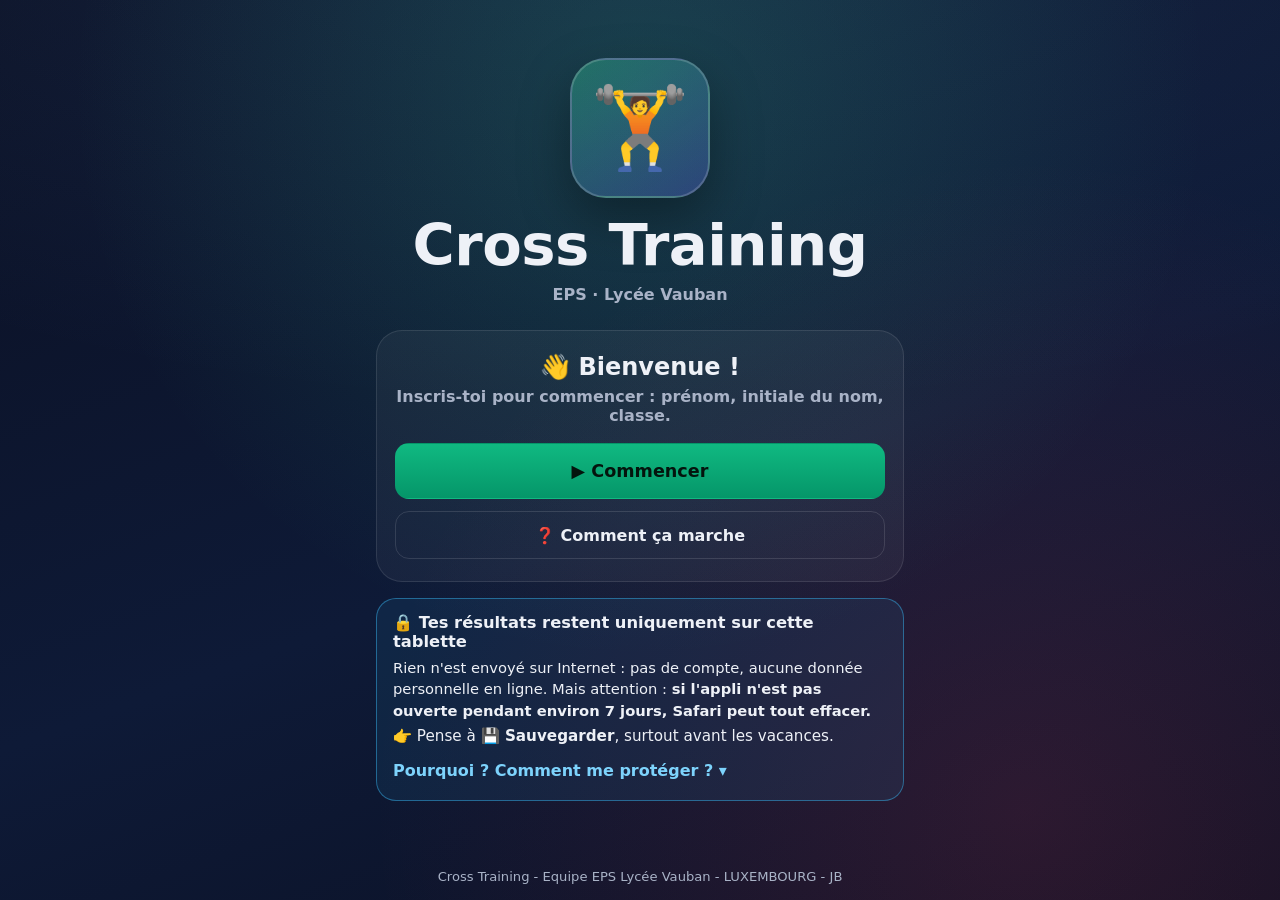
<file: index.html>
<!doctype html>
<html lang="fr">
<head>
  <meta charset="utf-8">
  <meta name="viewport" content="width=device-width, initial-scale=1, viewport-fit=cover">
  <meta name="theme-color" content="#0d1220">
  <title>Cross Training</title>
  <link rel="manifest" href="manifest.webmanifest">
  <link rel="apple-touch-icon" href="icons/apple-touch-icon.png">
  <meta name="apple-mobile-web-app-capable" content="yes">
  <meta name="mobile-web-app-capable" content="yes">
  <meta name="apple-mobile-web-app-title" content="Cross Training">
  <meta name="apple-mobile-web-app-status-bar-style" content="black-translucent">
  <link rel="stylesheet" href="app.css">
</head>
<body>

<!-- ============ PAGE DE GARDE (à chaque ouverture) ============ -->
<section id="screen-cover" class="screen cover-screen" hidden>
  <div class="cover-wrap">
    <div class="cover-logo">🏋️</div>
    <h1 class="cover-title">Cross Training</h1>
    <p class="cover-sub">EPS · Lycée Vauban</p>
    <div class="cover-card">
      <p class="cover-hello" id="cover-hello"></p>
      <p class="cover-info" id="cover-info"></p>
      <button class="btn btn-go big full cover-go" id="cover-go" type="button">▶️ Commencer</button>
      <div class="cover-more">
        <button class="btn ghost" id="cover-switch" type="button">👤 Ce n'est pas moi</button>
        <button class="btn ghost" id="cover-help" type="button">❓ Comment ça marche</button>
      </div>
      <div id="cover-backup" class="cover-backup" hidden>
        <p id="cover-backup-text"></p>
        <button class="btn full" id="cover-backup-btn" type="button">💾 Sauvegarder maintenant</button>
      </div>
    </div>
    <div class="cover-protect">
      <p class="cp-title">🔒 Tes résultats restent uniquement sur cette tablette</p>
      <p class="cp-text">Rien n'est envoyé sur Internet : pas de compte, aucune donnée personnelle en ligne. Mais attention : <b>si l'appli n'est pas ouverte pendant environ 7 jours, Safari peut tout effacer.</b></p>
      <p class="cp-do">👉 Pense à <b>💾 Sauvegarder</b>, surtout avant les vacances.</p>
      <details id="cover-install" class="cp-more">
        <summary>Pourquoi ? Comment me protéger ?</summary>
        <p class="cp-why"><b>Pourquoi ça s'efface ?</b> Pour protéger ta vie privée, Safari supprime ce qu'un site a enregistré sur la tablette quand ce site n'a pas été ouvert depuis quelques jours. L'appli ne garde rien sur Internet (c'est mieux pour tes données personnelles) : la seule copie est donc sur la tablette… et dans ta sauvegarde.</p>
        <p class="cp-sub">💾 1. Sauvegarde (le plus sûr)</p>
        <ol class="ci-steps">
          <li><span class="ci-ico">💾</span><span><b>👤 Profil → 💾 Sauvegarder</b><small>choisis « Enregistrer dans Fichiers »</small></span></li>
          <li><span class="ci-ico">📂</span><span>Tout a disparu ?<small>à l'inscription : 📂 J'ai une sauvegarde</small></span></li>
        </ol>
        <p class="cp-sub">📲 2. Mets l'appli sur l'écran d'accueil</p>
        <p class="ci-inapp">Ouvert depuis « Mes outils » (un ✕ en haut à gauche) ? Touche d'abord ≡ ou ⬆️ → <b>Ouvrir dans Safari</b>.</p>
        <ol class="ci-steps">
          <li><span class="ci-ico">⬆️</span><span>Touche <b>Partager</b><small>en haut de Safari (ou dans le menu ⋯)</small></span></li>
          <li><span class="ci-ico">➕</span><span><b>Sur l'écran d'accueil</b> → <b>Ajouter</b><small>puis ouvre l'appli avec l'icône 🏋️ : elle garde tes résultats et se met à jour toute seule</small></span></li>
        </ol>
      </details>
    </div>
  </div>
  <footer class="foot">Cross Training - Equipe EPS Lycée Vauban - LUXEMBOURG - JB</footer>
</section>

<!-- ============ IDENTIFICATION ============ -->
<section id="screen-id" class="screen" hidden>
  <div class="id-wrap">
    <div class="brand-big">🏋️ Cross Training</div>
    <p class="muted center">EPS · Lycée Vauban</p>
    <form id="id-form" class="card" autocomplete="off">
      <h1 id="id-title">Qui s'entraîne ?</h1>
      <div class="seg seg-2 id-mode" id="id-mode">
        <button type="button" data-guest="0">📱 C'est ma tablette</button>
        <button type="button" data-guest="1">🤝 J'emprunte une tablette</button>
      </div>
      <p class="id-note" id="id-edit-note" hidden>Corrige l'orthographe, ta classe ou ton observateur : rien n'est effacé.<br>Un autre élève ? Ferme et utilise « ➕ Un autre élève ».</p>
      <div class="id-grid">
        <label class="field">Prénom de l'élève
          <input id="id-prenom" required autocapitalize="words" placeholder="Léa">
        </label>
        <label class="field">Initiale du nom
          <input id="id-nom" required maxlength="1" autocapitalize="characters" placeholder="D" class="initial">
        </label>
      </div>
      <label class="field">Classe
        <input id="id-classe" required autocapitalize="characters" placeholder="Ex. 4ème C, 2nde B, Terminale A">
      </label>
      <p id="id-classe-preview" class="classe-preview" aria-live="polite"></p>
      <label class="field">Observateur <span class="muted small">(celui qui saisit les résultats)</span>
        <input id="id-observer" autocapitalize="words" placeholder="Prénom du camarade ou « Prof »">
      </label>
      <button class="btn btn-go big full" id="id-submit" type="submit">C'est parti →</button>
      <button id="id-cancel" class="btn ghost full" type="button" hidden>Annuler</button>
      <button id="id-import" class="btn ghost full small" type="button">📂 J'ai une sauvegarde ou des résultats d'une autre tablette</button>
    </form>
  </div>
</section>

<!-- ============ APPLICATION ============ -->
<section id="screen-app" class="screen" hidden>
  <header class="topbar">
    <div class="who">
      <span class="who-name" id="who-name"></span>
      <span class="badge" id="who-classe"></span>
      <span class="who-obs" id="who-obs"></span>
    </div>
    <div class="top-actions">
      <button class="btn small btn-new" id="btn-new-top" type="button">🆕 Nouvelle séance</button>
      <button class="btn small ghost" id="btn-change-id" type="button">👤 Profil</button>
      <button class="btn small ghost" id="btn-help" type="button">❓ Aide</button>
    </div>
  </header>

  <nav class="tabs" role="tablist">
    <button class="tab t-train" data-tab="train" role="tab"><span>⏱️</span>Entraînement<b class="count" id="count-train"></b></button>
    <button class="tab t-skill" data-tab="skill" role="tab"><span>🔥</span>Skill<b class="count" id="count-skill"></b></button>
    <button class="tab t-fiches" data-tab="fiches" role="tab"><span>📄</span>Fiches</button>
    <button class="tab t-hist" data-tab="hist" role="tab"><span>📈</span>Historique</button>
    <button class="tab t-fin" data-tab="fin" role="tab"><span>✅</span>Fin de séance</button>
  </nav>

  <main class="panels">
    <div id="guest-banner" class="guest-banner" hidden>
      <p>🤝 <b>Tablette empruntée.</b> À la fin du cours, envoie tes résultats vers <b>ta</b> tablette.</p>
      <button class="btn small" id="guest-send" type="button">📤 Envoyer mes résultats</button>
    </div>
    <div id="old-banner" class="old-banner" hidden>
      <p id="old-banner-text"></p>
      <div class="two">
        <button class="btn btn-new" id="old-banner-new" type="button">🆕 Nouvelle séance</button>
        <button class="btn ghost" id="old-banner-keep" type="button">Continuer cette séance</button>
      </div>
    </div>

    <!-- ENTRAÎNEMENT -->
    <section class="panel" data-panel="train">
      <div class="card intro">
        <p><strong>Test d'1 minute</strong> : touche un exercice, lance le chrono, fais le maximum de répétitions. Chaque exercice testé entre dans <strong>ton catalogue</strong> 📚 : c'est avec lui que tu construis ton Skill.</p>
      </div>
      <div class="chips-filter" id="train-filter"></div>
      <div class="ex-grid" id="train-grid"></div>
    </section>

    <!-- SKILL -->
    <section class="panel" data-panel="skill" hidden>
      <!-- Configuration -->
      <div id="skill-config">
        <div class="card intro">
          <p><strong>Skill</strong> : construis ton circuit avec <strong>ton catalogue</strong> (les exercices testés en Entraînement) : 1 exercice par famille, son niveau et ton objectif de répétitions <em>par bloc</em>. Chaque bloc dure 2 minutes : circuit, puis récupération jusqu'à la fin des 2 minutes.</p>
        </div>
        <div class="fam-grid" id="skill-families"></div>
        <div class="card">
          <h2>Durée de la séance</h2>
          <div class="seg seg-4" id="skill-duration">
            <button type="button" data-min="6">6 min<small>3 blocs</small></button>
            <button type="button" data-min="10">10 min<small>5 blocs</small></button>
            <button type="button" data-min="16">16 min<small>8 blocs</small></button>
            <button type="button" data-min="20">20 min<small>10 blocs</small></button>
          </div>
          <button class="btn btn-go big full" id="skill-start" type="button">▶️ Démarrer la séance</button>
          <p class="hint" id="skill-config-hint"></p>
        </div>
        <div class="card" id="skill-last" hidden></div>
      </div>

      <!-- Séance en cours -->
      <div id="skill-run" hidden>
        <div class="run-head card" id="run-head">
          <div class="run-phase" id="run-phase">TRAVAIL</div>
          <div class="run-timer" id="run-timer">00:00</div>
          <div class="run-sub"><span id="run-block">Bloc 1/5</span> · <span id="run-sub"></span></div>
          <div class="run-bar"><i id="run-bar"></i></div>
          <button class="btn big full" id="run-main" type="button">✋ J'ai fini le circuit</button>
          <button class="btn full run-undo" id="run-undo" type="button" hidden>↩️ Oups, pas fini ! Annuler</button>
          <p class="run-help" id="run-help"></p>
        </div>
        <div class="card">
          <h2 id="run-inputs-title">Répétitions réalisées ce bloc</h2>
          <div class="run-ex" id="run-ex"></div>
        </div>
        <div class="card">
          <h2>Blocs enregistrés</h2>
          <div id="run-log" class="log"></div>
          <button class="btn danger full" id="run-stop" type="button">⏹ Arrêter la séance</button>
        </div>
      </div>
    </section>

    <!-- FICHES -->
    <section class="panel" data-panel="fiches" hidden>
      <div class="chips-filter" id="fiches-filter"></div>
      <div class="ex-grid" id="fiches-grid"></div>
    </section>

    <!-- HISTORIQUE -->
    <section class="panel" data-panel="hist" hidden>
      <div class="card">
        <h2>📚 Catalogue de <span id="hist-name"></span></h2>
        <p class="muted small">Meilleur score en 1 minute pour chaque exercice testé, et sa progression test après test.</p>
        <div id="hist-catalogue"></div>
      </div>
      <div class="card">
        <h2>🗓️ Séances</h2>
        <div id="hist-seances" class="hist-list"></div>
      </div>
    </section>

    <!-- FIN DE SÉANCE -->
    <section class="panel" data-panel="fin" hidden>
      <div class="card">
        <h2>Récapitulatif de la séance</h2>
        <div id="fin-recap" class="recap"></div>
      </div>
      <div class="card center">
        <h2>QR code pour le prof</h2>
        <div id="fin-qr" class="qr-box"></div>
        <p class="muted small" id="fin-qr-info"></p>
        <button class="btn btn-go big full" id="fin-fullscreen" type="button">🔍 Afficher en grand pour le scan</button>
      </div>
      <div class="card">
        <h2>📒 Mon carnet de suivi</h2>
        <p class="muted">Enregistre ta séance dans ton carnet d'entraînement.</p>
        <button class="btn btn-carnet big full" id="fin-carnet" type="button">📒 Enregistrer dans mon carnet</button>
      </div>
      <div class="card" id="fin-xfer-card">
        <h2>🤝 Tablette empruntée ?</h2>
        <p class="muted">Envoie tes résultats vers ta tablette (QR code ou fichier).</p>
        <button class="btn big full" id="fin-xfer" type="button">📤 Envoyer mes résultats vers ma tablette</button>
      </div>
      <div class="card">
        <button class="btn btn-new big full" id="fin-new" type="button">🆕 Nouvelle séance</button>
        <p class="muted small center">À faire à la fin, après le scan du prof et l'enregistrement dans le carnet.</p>
      </div>
    </section>
  </main>
  <footer class="foot">Cross Training - Equipe EPS Lycée Vauban - LUXEMBOURG - JB</footer>
</section>

<!-- ============ TEST 1 MINUTE ============ -->
<div id="test" class="overlay" hidden>
  <div class="overlay-bar">
    <button class="btn ghost" id="test-close" type="button">← Retour</button>
    <strong id="test-title"></strong>
    <button class="btn ghost" id="test-fiche" type="button">📄 Fiche</button>
  </div>
  <div class="overlay-body test-body">
    <div class="test-left">
      <img id="test-img" alt="">
      <div id="test-left-text" hidden></div>
    </div>
    <div class="test-right">
      <div class="card center">
        <div class="test-timer" id="test-timer">01:00</div>
        <div class="two">
          <button class="btn btn-go big" id="test-start" type="button">▶️ Départ</button>
          <button class="btn big" id="test-reset" type="button">↺ Remettre à 1:00</button>
        </div>
        <p class="muted small" id="test-timer-hint">Un bip retentit à la fin de la minute.</p>
      </div>
      <div class="card">
        <h2>Répétitions en 1 minute</h2>
        <p class="muted small">Remplis seulement le ou les niveaux que tu as faits. L'observateur peut compter avec « +1 ».</p>
        <div id="test-levels"></div>
        <p class="muted small" id="test-best"></p>
        <button class="btn small ghost" id="test-fix" type="button" hidden>✏️ Une erreur ? Corriger mes tests</button>
        <button class="btn btn-go big full" id="test-save" type="button">💾 Enregistrer</button>
      </div>
    </div>
  </div>
</div>

<!-- ============ FICHE ============ -->
<div id="fiche" class="overlay" hidden>
  <div class="overlay-bar">
    <button class="btn ghost" id="fiche-close" type="button">← Retour</button>
    <strong id="fiche-title"></strong>
    <button class="btn btn-go" id="fiche-test" type="button">⏱️ Tester</button>
  </div>
  <div class="overlay-body fiche-body">
    <img id="fiche-img" alt="">
    <div id="fiche-text"></div>
  </div>
</div>

<!-- ============ SCANNER (récupérer mes résultats) ============ -->
<div id="scan" class="overlay" hidden>
  <div class="overlay-bar">
    <button class="btn ghost" id="scan-close" type="button">← Retour</button>
    <strong>📷 Scanner le QR de transfert</strong>
    <span></span>
  </div>
  <div class="overlay-body scan-body">
    <video id="scan-video" playsinline muted autoplay></video>
    <p id="scan-msg" class="scan-msg"></p>
  </div>
</div>

<!-- ============ QR PLEIN ÉCRAN ============ -->
<div id="qr-full" class="qr-full" hidden>
  <div class="qr-full-inner">
    <div id="qr-full-code"></div>
    <p id="qr-full-name"></p>
    <p class="small">Monte la luminosité de l'écran si le scan ne passe pas.</p>
    <button class="btn big" id="qr-full-close" type="button">✕ Fermer</button>
  </div>
</div>

<!-- ============ DIALOGUE GÉNÉRIQUE ============ -->
<dialog id="ask" class="dlg">
  <form method="dialog" class="dlg-panel">
    <h2 id="ask-title"></h2>
    <p class="big-q" id="ask-text"></p>
    <ul class="remind" id="ask-remind" hidden></ul>
    <div class="two">
      <button type="button" class="btn big" id="ask-no">Non</button>
      <button type="button" class="btn big" id="ask-yes">Oui</button>
    </div>
    <p class="muted small center" id="ask-foot"></p>
  </form>
</dialog>

<!-- ============ CARNET ============ -->
<dialog id="carnet" class="dlg">
  <form method="dialog" class="dlg-panel">
    <h2>📒 Mon carnet de suivi</h2>
    <p class="muted">Choisis selon la tablette utilisée.</p>
    <button type="button" class="choice" id="carnet-open">
      <strong>📱 J'ai ma tablette</strong>
      <span>Mes résultats sont copiés, puis mon carnet s'ouvre : je les colle dans ma séance.</span>
    </button>
    <button type="button" class="choice" id="carnet-file">
      <strong>💾 Je n'ai pas ma tablette</strong>
      <span>J'enregistre un fichier à importer plus tard dans mon carnet (bouton « Importer »).</span>
    </button>
    <button type="button" class="choice" id="carnet-share">
      <strong>📤 Envoyer le fichier</strong>
      <span>AirDrop, Messages, mail… vers ma propre tablette.</span>
    </button>
    <details class="preview"><summary>Voir ce qui sera enregistré</summary><pre id="carnet-preview"></pre></details>
    <button value="cancel" class="btn ghost full">Fermer</button>
  </form>
</dialog>

<!-- ============ PROFIL ============ -->
<dialog id="profile" class="dlg">
  <form method="dialog" class="dlg-panel">
    <h2>👤 Profil</h2>
    <p class="muted" id="profile-who"></p>
    <div id="profile-list" class="profile-list"></div>
    <button type="button" class="choice" id="pr-edit"><strong>✏️ Corriger mon prénom, ma classe, mon observateur</strong><span>Rien n'est effacé.</span></button>
    <button type="button" class="choice" id="pr-add"><strong>➕ Un autre élève utilise cette tablette</strong><span>Il a son propre profil : les résultats de chacun sont gardés.</span></button>
    <button type="button" class="choice" id="pr-send"><strong>📤 Envoyer mes résultats vers ma tablette</strong><span>J'ai utilisé la tablette d'un camarade.</span></button>
    <button type="button" class="choice" id="pr-get"><strong>📥 Récupérer mes résultats</strong><span>Faits sur une autre tablette : je scanne son QR ou j'ouvre le fichier.</span></button>
    <div class="two pr-save">
      <button type="button" class="choice" id="pr-save"><strong>💾 Sauvegarder</strong><span>Un fichier dans « Fichiers » : rien ne se perd.</span></button>
      <button type="button" class="choice" id="pr-restore"><strong>📂 Restaurer</strong><span>Remettre mes résultats depuis une sauvegarde.</span></button>
    </div>
    <button value="cancel" class="btn ghost full">Fermer</button>
  </form>
</dialog>

<!-- ============ ENVOYER MES RÉSULTATS ============ -->
<dialog id="xfer" class="dlg">
  <form method="dialog" class="dlg-panel">
    <h2>📤 Envoyer mes résultats</h2>
    <ol class="help steps">
      <li>Prends <b>ta</b> tablette et ouvre Cross Training.</li>
      <li>👤 Profil → 📥 Récupérer mes résultats → 📷 Scanner.</li>
      <li>Scanne ce QR code.</li>
    </ol>
    <div id="xfer-qr" class="qr-box xfer-qr"></div>
    <p class="muted small center" id="xfer-info"></p>
    <p class="muted small">Pas de caméra ? Envoie le fichier par AirDrop vers ta tablette, puis « Ouvrir le fichier ».</p>
    <div class="two">
      <button type="button" class="btn" id="xfer-share">📤 AirDrop / partager</button>
      <button type="button" class="btn" id="xfer-file">💾 Fichier</button>
    </div>
    <button type="button" class="btn danger full" id="xfer-delete" hidden>🗑 C'est récupéré : supprimer mon profil d'ici</button>
    <button value="cancel" class="btn ghost full">Fermer</button>
  </form>
</dialog>

<!-- ============ RÉCUPÉRER MES RÉSULTATS ============ -->
<dialog id="imp" class="dlg">
  <form method="dialog" class="dlg-panel">
    <h2>📥 Récupérer mes résultats</h2>
    <p class="muted">Sur la tablette empruntée : 👤 Profil → 📤 Envoyer mes résultats. Puis ici :</p>
    <button type="button" class="choice" id="imp-scan"><strong>📷 Scanner le QR code</strong><span>Avec la caméra de cette tablette.</span></button>
    <button type="button" class="choice" id="imp-file"><strong>📂 Ouvrir le fichier</strong><span>Reçu par AirDrop ou enregistré dans Fichiers.</span></button>
    <input type="file" id="imp-input" accept=".json,application/json,text/plain" hidden>
    <p class="muted small">Rien n'est effacé : les résultats sont ajoutés.</p>
    <button value="cancel" class="btn ghost full">Fermer</button>
  </form>
</dialog>

<!-- ============ CORRIGER MES TESTS ============ -->
<dialog id="tests-dlg" class="dlg">
  <form method="dialog" class="dlg-panel">
    <h2 id="tests-title"></h2>
    <p class="muted small">Une faute de frappe ? Supprime le test faux, puis refais le test (ou réécris le bon nombre).</p>
    <div id="tests-list" class="tests-list"></div>
    <button value="cancel" class="btn ghost full">Fermer</button>
  </form>
</dialog>

<!-- ============ GUIDE ÉLÈVE ============ -->
<div id="guide" class="guide" hidden>
  <div class="guide-top">
    <span id="guide-count" class="guide-count"></span>
    <strong>📖 Comment ça marche</strong>
    <button class="btn small ghost" id="guide-close" type="button">Fermer ✕</button>
  </div>
  <div id="guide-card" class="guide-card"></div>
  <div class="guide-nav">
    <button class="btn big ghost" id="guide-prev" type="button">← Retour</button>
    <div id="guide-dots" class="guide-dots"></div>
    <button class="btn big" id="guide-next" type="button">Suivant →</button>
  </div>
</div>

<div id="flash" class="flash" aria-hidden="true"></div>
<div id="toast" class="toast" role="status" aria-live="polite"></div>

<script src="lib/qrcode.js"></script>
<script src="data.js"></script>
<script src="app.js"></script>
</body>
</html>
</file>
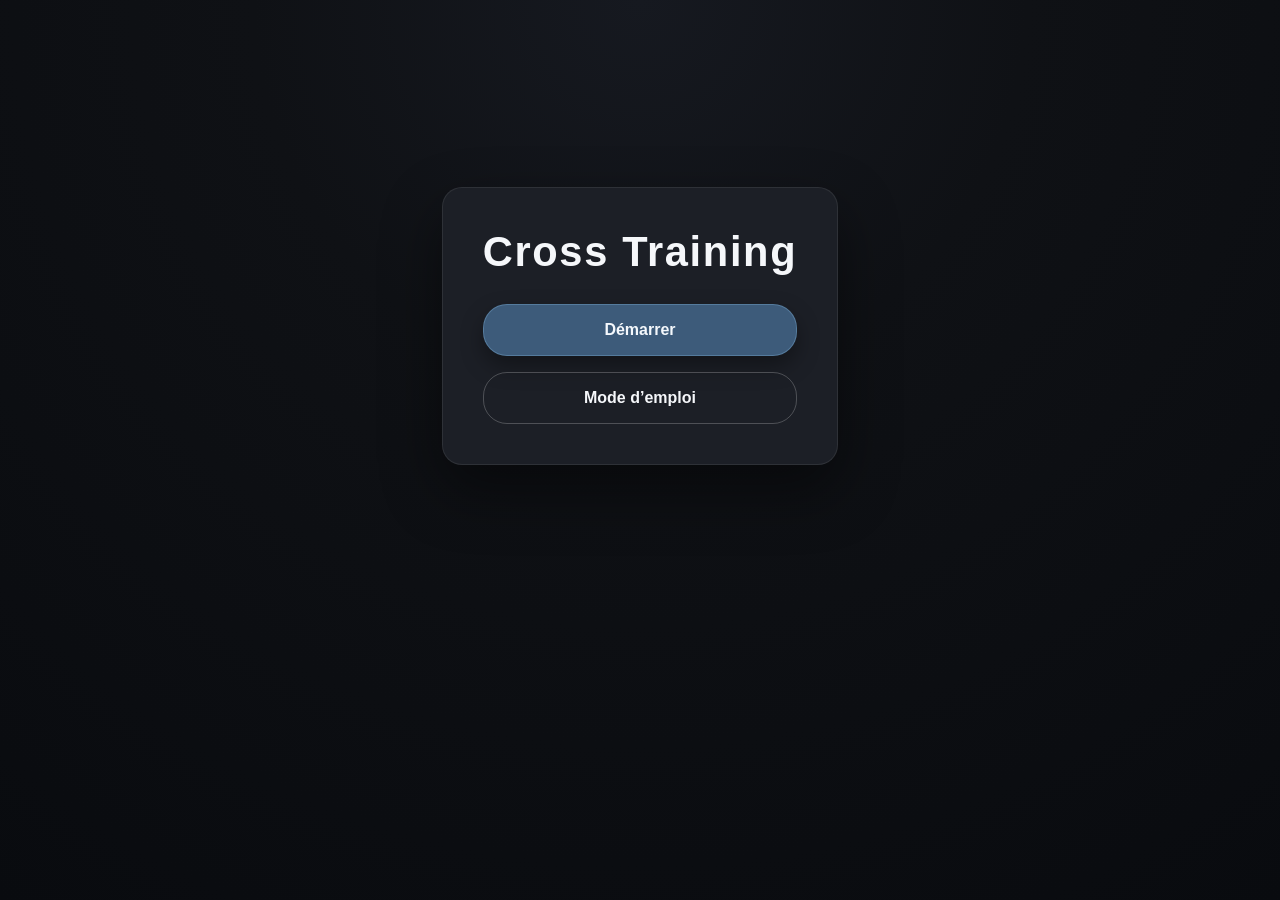
<file: v1/index.html>
<!DOCTYPE html>
<html lang="fr">
  <head>
    <meta charset="UTF-8" />
    <meta name="viewport" content="width=device-width, initial-scale=1" />
    <title>Cross Training – iPad</title>
    <link rel="stylesheet" href="styles.css" />
  </head>
  <body>
    <div class="app-shell">
      <header class="top-bar">
        <div class="brand">
          <p class="eyebrow">EPS • Carnet hors-ligne</p>
          <h1>Outil Cross Training</h1>
        </div>
        <div class="top-meta">
          <span id="status-pill" class="status-pill">Non sauvegardé</span>
          <nav class="global-nav" aria-label="Navigation principale">
            <button class="nav-link" data-go="home">Accueil</button>
            <button class="nav-link" data-go="identity">Identité</button>
            <button class="nav-link" data-go="training" data-requires-identity="true">Entraînement</button>
            <button class="nav-link" data-go="skill_config" data-requires-identity="true">Skill</button>
          </nav>
        </div>
      </header>

      <button id="lock-badge" class="lock-badge hidden" type="button">🔒 Verrouillé</button>

      <!-- Home -->
      <section class="page active" data-page="home">
        <div class="card hero-card home-card">
          <h2 class="home-title">Cross Training</h2>
          <div class="cta-row home-actions">
            <button class="btn primary btn-large" data-go="identity">Démarrer</button>
            <button class="btn ghost btn-large" id="howto-btn" type="button">Mode d’emploi</button>
          </div>
        </div>
      </section>

      <!-- Identity -->
      <section class="page" data-page="identity">
        <div class="card identity-card">
          <header>
            <h2>Identité élève</h2>
            <p id="identity-hint" class="hint">Saisis prénom, initiale et classe pour activer les modes.</p>
          </header>
          <div class="identity-grid">
            <label>Prénom<input id="student-first" type="text" autocomplete="off" placeholder="Lina" /></label>
            <label>Initiale du nom<input id="student-last" type="text" autocomplete="off" placeholder="D" maxlength="1" inputmode="text" /></label>
            <label>Classe<input id="student-class" type="text" autocomplete="off" placeholder="4C" /></label>
            <label>Observateur<input id="observer" type="text" autocomplete="off" placeholder="Prof / camarade" /></label>
          </div>
          <div class="mode-choice">
            <button class="btn primary" id="go-training" disabled>Mode Entraînement</button>
            <button class="btn primary" id="go-skill" disabled>Mode Skill</button>
            <button class="btn ghost" data-go="home">Retour accueil</button>
          </div>
        </div>
      </section>

      <!-- Training live -->
      <section class="page" data-page="training">
        <div class="page-nav">
          <button class="btn ghost" data-go="home">Accueil</button>
          <button class="btn ghost" data-go="identity">Identité</button>
          <button class="btn secondary" id="training-finish" type="button">Fin d’entraînement</button>
        </div>
        <div class="card" id="training-panel">
          <header>
            <h2>Entraînement</h2>
            <p>Test 1 minute : fais le maximum en N1, puis recommence en N2. Note tes scores — ils servent de base pour fixer tes objectifs en Skill.</p>
          </header>
          <div class="training-active" id="training-active">
            <div class="active-info">
              <p class="label">Exercice sélectionné</p>
              <h3 id="training-active-name">Aucun exercice</h3>
              <p id="training-active-hint" class="hint">Sélectionne une carte ci-dessous pour commencer.</p>
              <p id="training-active-meta" class="meta"></p>
            </div>
            <div class="timer-box">
              <p class="label">Chrono 1:00</p>
              <p id="training-timer" class="timer-value">01:00</p>
              <div class="timer-controls">
                <button class="btn primary" id="training-start">Start</button>
                <button class="btn secondary" id="training-pause">Pause</button>
                <button class="btn ghost" id="training-reset">Reset</button>
              </div>
              <p id="training-timer-hint" class="hint"></p>
            </div>
            <div class="result-entry">
              <label>Répétitions N1<input id="training-input-n1" type="number" min="0" /></label>
              <label>Répétitions N2<input id="training-input-n2" type="number" min="0" /></label>
              <button class="btn primary" id="training-save">Enregistrer le score</button>
              <p id="training-save-status" class="hint"></p>
            </div>
          </div>
          <div class="exercise-grid" id="training-grid"></div>
        </div>
      </section>

      <!-- Training end -->
      <section class="page" data-page="training_end">
        <div class="page-nav">
          <button class="btn ghost" data-go="training">← Retour entraînement</button>
          <button class="btn ghost" data-go="home">Accueil</button>
        </div>
        <div class="card stack">
          <section class="history" aria-labelledby="history-title">
            <div class="section-head">
              <h3 id="history-title">Historique (meilleurs scores)</h3>
              <p>Records N1/N2 + dernière date.</p>
            </div>
            <div id="training-history" class="history-list"></div>
          </section>
          <section class="qr-block">
            <div class="qr-actions">
              <button class="btn primary" id="training-qr-btn">Générer QR Entraînement</button>
              <p id="training-qr-size" class="hint"></p>
            </div>
            <div id="training-qr-output" class="qr-output"></div>
          </section>
          <section class="actions-card">
            <header>
              <h3>Sauvegarde & outils</h3>
              <p>Exporter/Importer pour éviter les pertes.</p>
            </header>
            <div class="action-row">
              <button class="btn secondary" id="export-btn">Exporter mes données</button>
              <label class="btn ghost file-label">Importer<input type="file" id="import-input" accept="application/json" hidden /></label>
              <button class="btn ghost" id="reset-btn">Reset total</button>
              <button class="btn ghost" id="scanprof-help" type="button">ℹ️ ScanProf – explications</button>
            </div>
          </section>
        </div>
      </section>

      <!-- Skill config -->
      <section class="page" data-page="skill_config">
        <div class="page-nav">
          <button class="btn ghost" data-go="home">Accueil</button>
          <button class="btn ghost" data-go="identity">Identité</button>
        </div>
        <div class="card skill-config-card">
          <header>
            <h2>Configurer ton Skill</h2>
            <p>Sélectionne 1 exercice par famille puis choisis la durée.</p>
          </header>
          <div class="skill-builder" id="skill-builder"></div>
          <div class="skill-config-row">
            <label>Durée totale
              <select id="skill-duration">
                <option value="6">6 minutes (3 blocs)</option>
                <option value="10" selected>10 minutes (5 blocs)</option>
                <option value="16">16 minutes (8 blocs)</option>
                <option value="20">20 minutes (10 blocs)</option>
              </select>
            </label>
            <button class="btn primary" id="skill-config-next">Passer aux observations</button>
          </div>
          <button class="btn ghost" id="skill-new-session" type="button">Réinitialiser la configuration</button>
        </div>
      </section>

      <!-- Skill run -->
      <section class="page" data-page="skill_run">
        <div class="page-nav">
          <button class="btn ghost" data-go="skill_config">← Configuration</button>
        </div>
        <div class="card skill-run-card">
          <div class="timer-box practice-box run">
            <p class="label">Chrono pratique</p>
            <p id="skill-practice-timer" class="timer-value big">00:00</p>
            <p id="skill-block-counter" class="hint">Bloc 0/0</p>
          </div>
          <div class="run-controls">
            <button class="btn btn-green" id="skill-start" type="button">Démarrer bloc</button>
            <button class="btn btn-orange" id="skill-end-block" type="button">Bloc terminé</button>
            <button class="btn btn-blue" id="skill-validate-block" type="button">Valider bloc</button>
          </div>
          <button class="btn btn-red" id="skill-reset-session" type="button">Reset séance</button>
          <p id="skill-timer-status" class="hint"></p>
          <p id="skill-save-status" class="hint"></p>
          <div class="results-grid" id="skill-results-grid"></div>
          <div class="block-actions">
            <button class="btn ghost" id="skill-reset-block">Reset bloc</button>
          </div>
          <div id="skill-session-log" class="session-log"></div>
        </div>
      </section>

      <!-- Skill QR -->
      <section class="page" data-page="skill_qr">
        <div class="page-nav">
          <button class="btn ghost" data-go="skill_run">← Retour observations</button>
        </div>
        <div class="card">
          <header>
            <h2>QR Skill</h2>
            <p>Scanne dans ScanProf dès que possible.</p>
          </header>
          <section class="qr-block">
            <div class="qr-actions">
              <button class="btn primary" id="skill-qr-btn">Régénérer le QR</button>
              <p id="skill-qr-size" class="hint"></p>
            </div>
            <div id="skill-qr-output" class="qr-output"></div>
          </section>
          <div class="page-nav">
            <button class="btn primary" id="skill-finish-home" type="button">Terminer et revenir à l’accueil</button>
          </div>
        </div>
      </section>
    </div>

    <div id="toast" class="toast" role="status" aria-live="polite"></div>

    <div id="modal" class="modal hidden" role="dialog" aria-modal="true">
      <div class="modal-card">
        <button id="modal-close" class="modal-close" aria-label="Fermer">×</button>
        <div id="modal-body"></div>
      </div>
    </div>

    <script src="qrcode.min.js"></script>
    <script src="script.js"></script>
  </body>
</html>
</file>
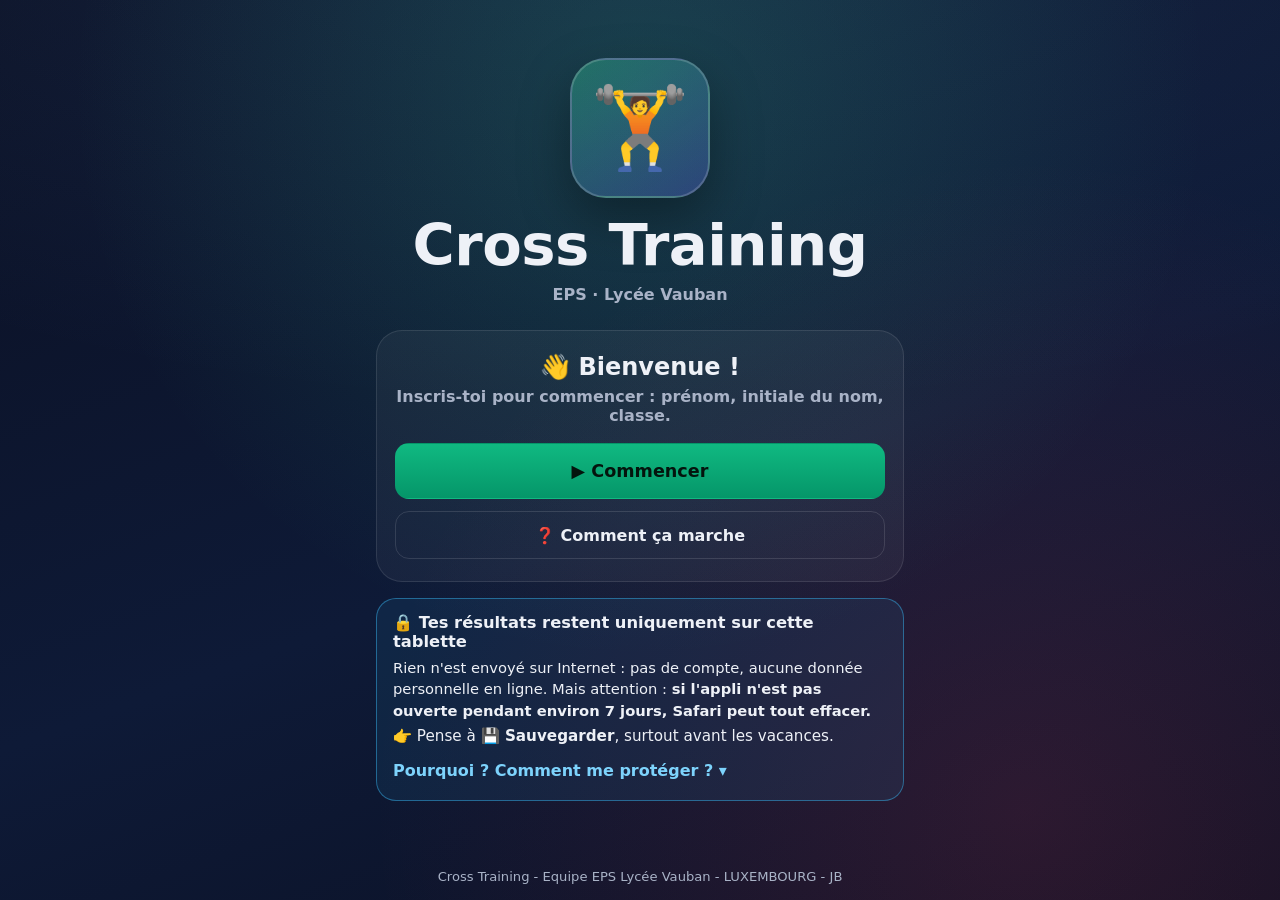
<file: v2/index.html>
<!doctype html>
<html lang="fr">
<head>
<meta charset="utf-8">
<meta name="viewport" content="width=device-width, initial-scale=1">
<title>Cross Training</title>
<style>body{margin:0;background:#0d1220;color:#e5e7eb;font:18px system-ui,sans-serif;display:grid;place-items:center;min-height:100vh;text-align:center}a{color:#34d399}</style>
<script>
  // Cross Training v2 est maintenant à l'adresse principale : on y va (les résultats sont gardés).
  (function () {
    var go = function () { location.replace("../" + (location.hash || "")); };
    try {
      if (navigator.serviceWorker && navigator.serviceWorker.getRegistrations) {
        navigator.serviceWorker.getRegistrations().then(function (regs) {
          return Promise.all(regs.filter(function (r) { return /\/v2\/$/.test(r.scope); }).map(function (r) { return r.unregister(); }));
        }).then(go, go);
        setTimeout(go, 1500);
        return;
      }
    } catch (e) {}
    go();
  })();
</script>
</head>
<body><p>Cross Training a déménagé…<br><a href="../">Ouvrir Cross Training</a></p></body>
</html>
</file>
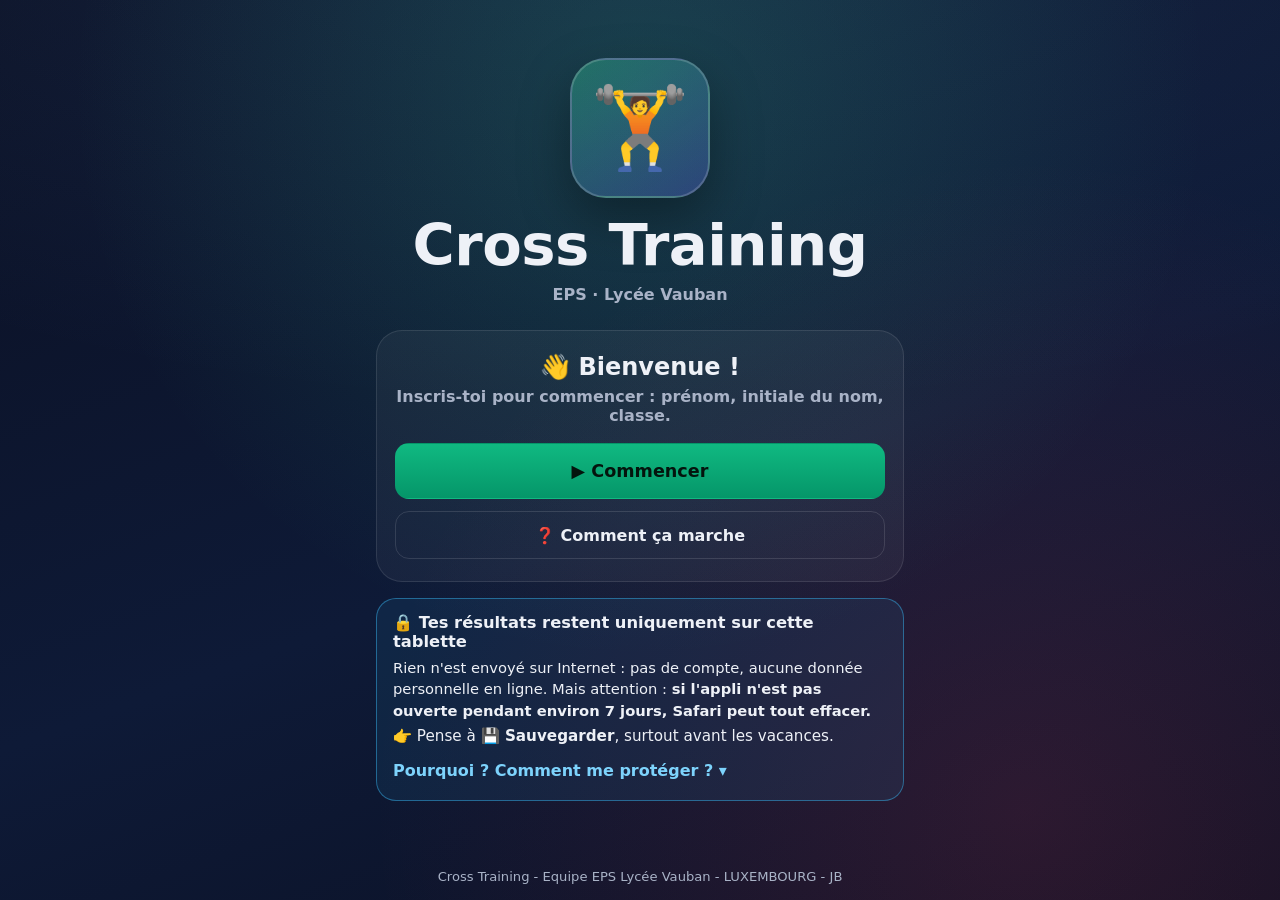
<file: fiches.html>
<!doctype html>
<html lang="fr"><head><meta charset="utf-8"><meta name="viewport" content="width=device-width, initial-scale=1"><title>Cross Training</title>
<script>location.replace("./#fiches");</script></head>
<body><p><a href="./#fiches">Ouvrir Cross Training</a></p></body></html>
</file>
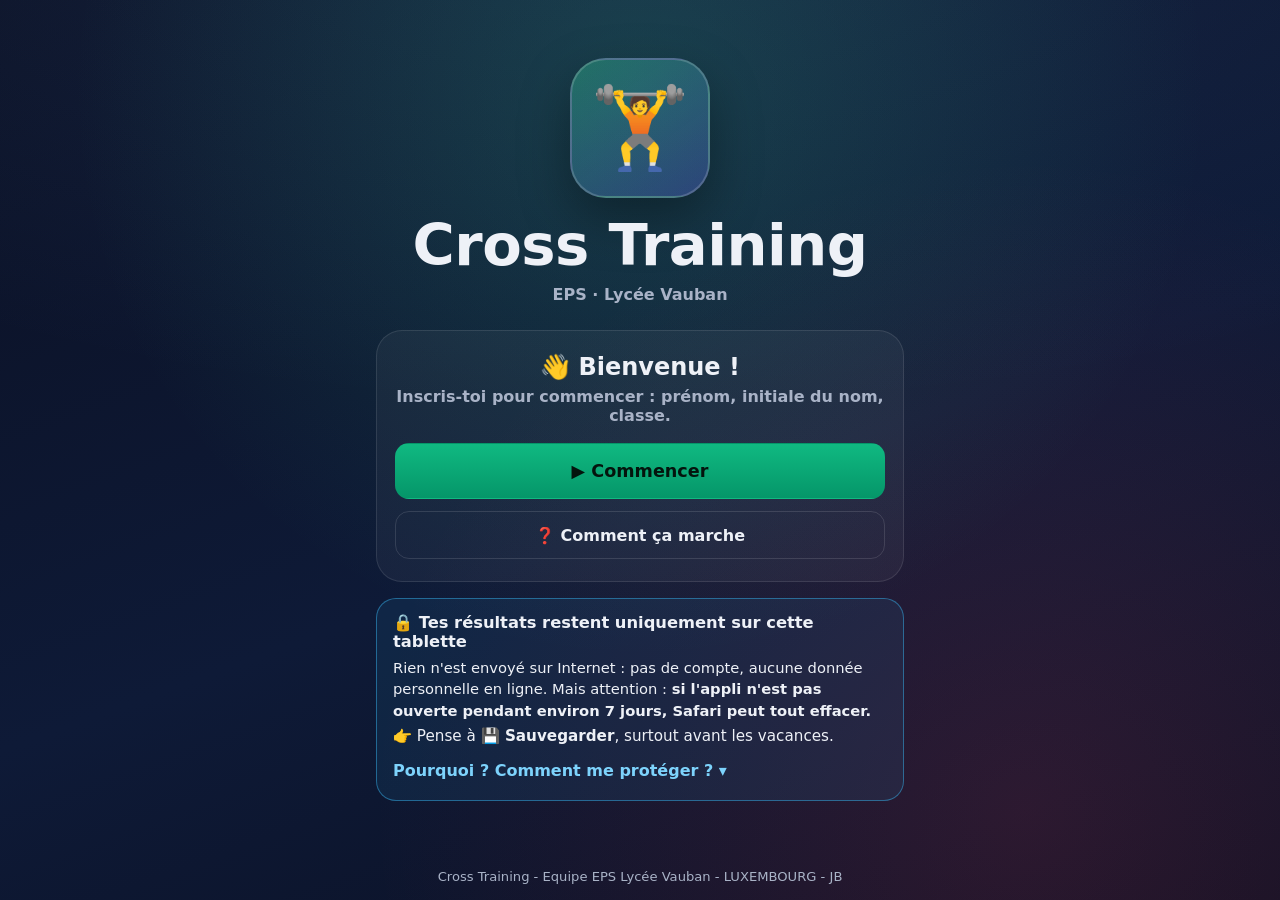
<file: guide.html>
<!doctype html>
<html lang="fr"><head><meta charset="utf-8"><meta name="viewport" content="width=device-width, initial-scale=1"><title>Cross Training</title>
<script>location.replace("./#guide");</script></head>
<body><p><a href="./#guide">Ouvrir Cross Training</a></p></body></html>
</file>
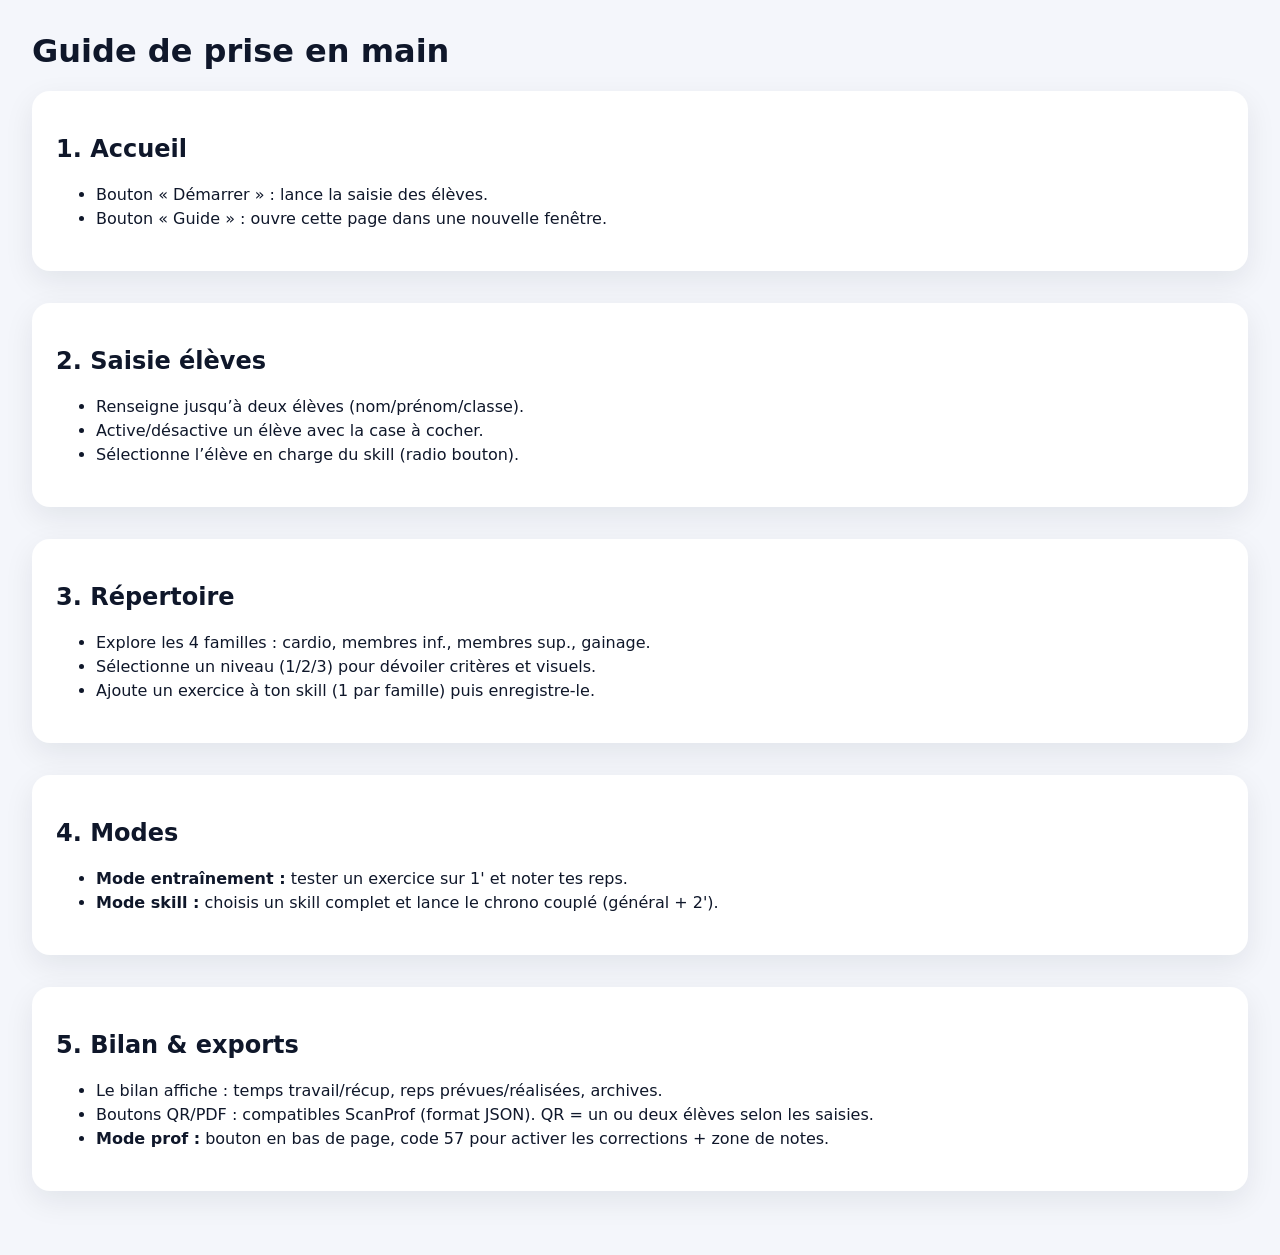
<file: v1/guide.html>
<!DOCTYPE html>
<html lang="fr">
  <head>
    <meta charset="UTF-8" />
    <meta name="viewport" content="width=device-width, initial-scale=1" />
    <title>Guide Cross Training</title>
    <style>
      body {
        font-family: 'Inter', system-ui, -apple-system, BlinkMacSystemFont, sans-serif;
        margin: 0;
        padding: 2rem;
        background: #f4f6fb;
        color: #0f172a;
      }
      h1 {
        margin-top: 0;
      }
      ul {
        line-height: 1.5;
      }
      section {
        margin-bottom: 2rem;
        background: #fff;
        padding: 1.5rem;
        border-radius: 18px;
        box-shadow: 0 10px 30px rgba(15, 23, 42, 0.08);
      }
    </style>
  </head>
  <body>
    <h1>Guide de prise en main</h1>
    <section>
      <h2>1. Accueil</h2>
      <ul>
        <li>Bouton « Démarrer » : lance la saisie des élèves.</li>
        <li>Bouton « Guide » : ouvre cette page dans une nouvelle fenêtre.</li>
      </ul>
    </section>
    <section>
      <h2>2. Saisie élèves</h2>
      <ul>
        <li>Renseigne jusqu’à deux élèves (nom/prénom/classe).</li>
        <li>Active/désactive un élève avec la case à cocher.</li>
        <li>Sélectionne l’élève en charge du skill (radio bouton).</li>
      </ul>
    </section>
    <section>
      <h2>3. Répertoire</h2>
      <ul>
        <li>Explore les 4 familles : cardio, membres inf., membres sup., gainage.</li>
        <li>Sélectionne un niveau (1/2/3) pour dévoiler critères et visuels.</li>
        <li>Ajoute un exercice à ton skill (1 par famille) puis enregistre-le.</li>
      </ul>
    </section>
    <section>
      <h2>4. Modes</h2>
      <ul>
        <li><strong>Mode entraînement :</strong> tester un exercice sur 1' et noter tes reps.</li>
        <li><strong>Mode skill :</strong> choisis un skill complet et lance le chrono couplé (général + 2').</li>
      </ul>
    </section>
    <section>
      <h2>5. Bilan & exports</h2>
      <ul>
        <li>Le bilan affiche : temps travail/récup, reps prévues/réalisées, archives.</li>
        <li>Boutons QR/PDF : compatibles ScanProf (format JSON). QR = un ou deux élèves selon les saisies.</li>
        <li><strong>Mode prof :</strong> bouton en bas de page, code 57 pour activer les corrections + zone de notes.</li>
      </ul>
    </section>
  </body>
</html>
</file>
<file: app.css>
:root {
  --bg: #0b1023;
  --bg2: #0e1a37;
  --card: rgba(255, 255, 255, 0.045);
  --card-border: rgba(255, 255, 255, 0.10);
  --field: #0a1226;
  --text: #eef1f7;
  --muted: #a9b3c7;
  --accent: #34d399;
  --cardio: #f97316;
  --haut: #a78bfa;
  --bas: #22c55e;
  --gainage: #fbbf24;
  --train: #38bdf8;
  --skill: #f43f5e;
  --fiches: #a78bfa;
  --fin: #34d399;
  --danger: #f87171;
  --radius: 18px;
  --tap: 56px;
}

* { box-sizing: border-box; }
html { background: #0b1023; }
html, body { margin: 0; min-height: 100%; }
body {
  font-family: ui-sans-serif, system-ui, -apple-system, "Segoe UI", Roboto, Arial, sans-serif;
  color: var(--text);
  background:
    radial-gradient(1200px 500px at 50% -10%, rgba(96, 165, 250, 0.12), transparent),
    linear-gradient(160deg, var(--bg) 0%, var(--bg2) 55%, var(--bg) 100%);
  -webkit-font-smoothing: antialiased;
  -webkit-text-size-adjust: 100%;
  -webkit-tap-highlight-color: transparent;
}
[hidden] { display: none !important; }
.center { text-align: center; }
.muted { color: var(--muted); }
.small { font-size: 0.88rem; }
h1 { font-size: 1.6rem; margin: 0 0 14px; }
h2 { font-size: 1.05rem; margin: 18px 0 10px; color: #dfe5f2; }
h2:first-child { margin-top: 0; }
h3 { font-size: 0.92rem; margin: 0 0 8px; color: var(--muted); font-weight: 600; }

/* ---------- Boutons ---------- */
.btn {
  display: inline-flex; align-items: center; justify-content: center; gap: 8px;
  min-height: 48px; padding: 12px 18px; border-radius: 14px;
  border: 1px solid rgba(255, 255, 255, 0.12);
  background: rgba(255, 255, 255, 0.07); color: var(--text);
  font: inherit; font-weight: 700; font-size: 1rem; text-decoration: none; cursor: pointer;
  touch-action: manipulation; user-select: none; -webkit-user-select: none;
}
.btn:active { transform: scale(0.98); }
.btn.big { min-height: var(--tap); font-size: 1.1rem; }
.btn.full { width: 100%; }
.btn.small { min-height: 40px; padding: 8px 12px; font-size: 0.9rem; }
.btn.ghost { background: transparent; }
.btn:disabled { opacity: 0.45; cursor: not-allowed; }
.btn-go { background: linear-gradient(180deg, #10b981, #059669); border-color: transparent; color: #04140d; }
.btn-bloc { background: var(--train); color: #1a1300; border-color: transparent; }
.btn-diff { background: var(--diff); color: #160c33; border-color: transparent; margin-top: 18px; }
.btn-vit { background: var(--vit); color: #031722; border-color: transparent; margin-top: 12px; }
.btn-voies { background: var(--voies); color: #241000; border-color: transparent; }
.btn-carnet { background: linear-gradient(180deg, #818cf8, #6366f1); color: #fff; border-color: transparent; }
.btn.danger { background: rgba(248, 113, 113, 0.14); border-color: rgba(248, 113, 113, 0.45); color: #fecaca; }

/* ---------- Champs ---------- */
input, select {
  width: 100%; min-height: 52px; padding: 12px 14px; border-radius: 14px;
  border: 1px solid rgba(255, 255, 255, 0.16); background: var(--field); color: var(--text);
  font: inherit; font-size: 1.05rem;
}
input:focus, select:focus { outline: 2px solid var(--accent); outline-offset: 1px; }
.field { display: block; margin-bottom: 12px; color: var(--muted); font-weight: 600; font-size: 0.95rem; }
.field input { margin-top: 6px; }

.card {
  background: var(--card); border: 1px solid var(--card-border); border-radius: var(--radius);
  padding: 18px; margin-bottom: 14px; box-shadow: 0 14px 30px rgba(0, 0, 0, 0.25);
}
.badge {
  display: inline-block; padding: 4px 10px; border-radius: 999px; font-weight: 800; font-size: 0.9rem;
  background: rgba(52, 211, 153, 0.15); color: #a7f3d0; border: 1px solid rgba(52, 211, 153, 0.35);
}

/* ---------- Identification ---------- */
.id-wrap { width: min(520px, 100%); margin: 0 auto; padding: 32px 16px; }
.brand-big { font-size: 2.6rem; font-weight: 900; text-align: center; margin-top: 4vh; }
.id-card { margin-top: 18px; }
.id-card .btn { margin-top: 8px; }
.classe-preview { min-height: 1.4em; margin: -4px 0 10px; color: #a7f3d0; font-weight: 700; }

/* ---------- Barre du haut + onglets ---------- */
.topbar {
  display: flex; flex-wrap: wrap; align-items: center; justify-content: space-between; gap: 8px;
  padding: max(10px, env(safe-area-inset-top)) 16px 8px;
  width: min(1000px, 100%); margin: 0 auto;
}
.who { display: flex; align-items: center; gap: 10px; min-width: 0; }
.who-name { font-weight: 900; font-size: 1.15rem; overflow: hidden; text-overflow: ellipsis; white-space: nowrap; }
.top-actions { display: flex; gap: 6px; flex-wrap: wrap; }

.tabs {
  position: sticky; top: 0; z-index: 20;
  display: grid; grid-template-columns: repeat(5, 1fr); gap: 6px;
  padding: 8px 12px; width: min(1000px, 100%); margin: 0 auto;
  background: rgba(11, 16, 35, 0.92); backdrop-filter: blur(10px); -webkit-backdrop-filter: blur(10px);
}
.tab {
  position: relative; display: flex; flex-direction: column; align-items: center; justify-content: center; gap: 2px;
  min-height: 62px; padding: 6px 4px; border-radius: 14px; cursor: pointer;
  border: 1px solid rgba(255, 255, 255, 0.10); background: rgba(255, 255, 255, 0.04);
  color: var(--muted); font: inherit; font-weight: 700; font-size: 0.85rem; touch-action: manipulation;
}
.tab span { font-size: 1.35rem; line-height: 1; }
.tab .count {
  position: absolute; top: 4px; right: 6px; min-width: 20px; padding: 1px 6px; border-radius: 999px;
  font-size: 0.75rem; background: rgba(255, 255, 255, 0.14); color: var(--text);
}
.tab .count:empty { display: none; }
.tab[aria-selected="true"] { color: #0b1023; border-color: transparent; }
.tab.t-train[aria-selected="true"] { background: var(--train); }
.tab.t-skill[aria-selected="true"] { background: var(--skill); color: #fff; }
.tab.t-fiches[aria-selected="true"] { background: var(--fiches); }
.tab.t-fin[aria-selected="true"] { background: var(--fin); }
.tab[aria-selected="true"] .count { background: rgba(0, 0, 0, 0.25); color: #fff; }

.panels { width: min(1000px, 100%); margin: 0 auto; padding: 10px 16px 24px; }
.foot { text-align: center; color: var(--muted); font-size: 0.82rem; padding: 10px 16px max(16px, env(safe-area-inset-bottom)); }

.row2, .row3 { display: grid; grid-template-columns: 1fr; gap: 14px; }
@media (min-width: 700px) {
  .row2 { grid-template-columns: 1fr 1fr; }
  .row3 { grid-template-columns: repeat(3, 1fr); }
}

/* ---------- Fin de séance ---------- */
.recap { display: grid; gap: 10px; }
.recap section { padding: 12px 14px; border-radius: 14px; background: rgba(255, 255, 255, 0.04); border-left: 5px solid var(--muted); }
.recap section.r-bloc { border-color: var(--train); }
.recap section.r-diff { border-color: var(--diff); }
.recap section.r-vit { border-color: var(--vit); }
.recap h3 { color: var(--text); font-size: 1rem; margin: 0 0 4px; }
.recap p { margin: 2px 0; color: var(--muted); }
.qr-box { display: inline-block; padding: 14px; background: #fff; border-radius: 14px; margin: 4px auto 6px; }
.qr-box img, .qr-box canvas { display: block; width: min(300px, 70vw); height: auto; image-rendering: pixelated; }

.qr-full { position: fixed; inset: 0; z-index: 80; background: #fff; color: #111; display: flex; align-items: center; justify-content: center; }
.qr-full-inner { text-align: center; padding: 16px; }
#qr-full-code img { width: min(88vw, 76vh); height: auto; image-rendering: pixelated; display: block; margin: 0 auto; }
#qr-full-name { font-size: 1.4rem; font-weight: 900; margin: 12px 0 2px; }
.qr-full .btn { color: #111; background: #f1f1f1; border-color: #ccc; margin-top: 8px; }

/* ---------- Dialogues ---------- */
.dlg { border: none; padding: 0; background: transparent; color: var(--text); width: min(560px, 94vw); }
.dlg::backdrop { background: rgba(0, 0, 0, 0.6); }
.dlg-panel { background: #121a33; border: 1px solid rgba(255, 255, 255, 0.12); border-radius: 20px; padding: 20px; }
.dlg-panel h2 { font-size: 1.3rem; }
.choice {
  display: block; width: 100%; text-align: left; margin: 0 0 10px; padding: 14px 16px; border-radius: 14px;
  border: 1px solid rgba(255, 255, 255, 0.14); background: rgba(255, 255, 255, 0.06); color: var(--text);
  font: inherit; cursor: pointer;
}
.choice strong { display: block; font-size: 1.08rem; margin-bottom: 4px; }
.choice span { color: var(--muted); font-size: 0.92rem; }
.preview { margin: 6px 0 12px; }
.preview summary { cursor: pointer; color: var(--muted); }
.preview pre { white-space: pre-wrap; background: var(--field); padding: 12px; border-radius: 12px; font-size: 0.85rem; max-height: 40vh; overflow: auto; }
.help { padding-left: 20px; line-height: 1.5; }
.help li { margin-bottom: 8px; }

/* ---------- Toast ---------- */
.toast {
  position: fixed; left: 50%; bottom: max(18px, env(safe-area-inset-bottom)); z-index: 100;
  transform: translate(-50%, 20px); opacity: 0; pointer-events: none;
  background: #16a34a; color: #fff; font-weight: 700; padding: 12px 16px; border-radius: 14px;
  box-shadow: 0 10px 24px rgba(0, 0, 0, 0.35); transition: opacity 0.2s, transform 0.2s; max-width: 92vw; text-align: center;
}
.toast.show { opacity: 1; transform: translate(-50%, 0); }
.toast.err { background: #dc2626; }

@media (max-width: 480px) {
  .tab { font-size: 0.72rem; min-height: 58px; }
  .tab span { font-size: 1.2rem; }
  .tabs { gap: 4px; padding: 6px 8px; }
  .panels { padding: 8px 10px 20px; }
  .card { padding: 14px; }
  .result-grid button span { font-size: 0.8rem; }
  .seg button { font-size: 0.8rem; }
}

/* ---------- Voir une voie ---------- */
.viewer { position: fixed; inset: 0; z-index: 70; display: flex; flex-direction: column; background: #05070f; padding: env(safe-area-inset-top) 0 env(safe-area-inset-bottom); }
.viewer-img { flex: 1; min-height: 0; display: flex; align-items: center; justify-content: center; padding: 8px; }
.viewer-img img { max-width: 100%; max-height: 100%; object-fit: contain; border-radius: 10px; }
.viewer-info { display: grid; gap: 10px; padding: 12px 16px 16px; background: #0b1023; border-top: 1px solid rgba(255, 255, 255, 0.1); }
.viewer-info b { font-size: 1.25rem; }
.viewer-info p { margin: 4px 0 0; }
.viewer-actions { display: grid; grid-template-columns: 1fr 1fr 1fr; gap: 8px; }
@media (min-width: 700px) { .viewer-info { grid-template-columns: 1fr auto; align-items: center; } .viewer-actions { min-width: 420px; } }

/* ---------- Nouvelle séance ---------- */
.btn-new { background: rgba(251, 146, 60, 0.16); border-color: rgba(251, 146, 60, 0.55); color: #fed7aa; }
.old-banner { margin-bottom: 14px; padding: 14px 16px; border-radius: var(--radius); background: rgba(251, 146, 60, 0.12); border: 1px solid rgba(251, 146, 60, 0.5); }
.old-banner p { margin: 0 0 10px; font-weight: 700; line-height: 1.4; }
.old-banner-actions { display: grid; grid-template-columns: 1fr 1fr; gap: 8px; }
.warn-box { padding: 12px 14px; border-radius: 14px; background: rgba(248, 113, 113, 0.12); border: 1px solid rgba(248, 113, 113, 0.45); line-height: 1.45; }
.big-q { font-size: 1.3rem; font-weight: 800; text-align: center; line-height: 1.35; margin: 6px 0 8px; }
.yn { display: grid; grid-template-columns: 1fr 1fr; gap: 10px; margin: 16px 0 8px; }
.yn .btn { min-height: 64px; font-size: 1.2rem; }
.yn-yes { background: #f97316; color: #1f0d00; border-color: transparent; }
.yn-danger { background: #dc2626; color: #fff; border-color: transparent; }
.remind { list-style: none; padding: 0; margin: 10px 0 0; display: grid; gap: 6px; }
.remind li { padding: 10px 12px; border-radius: 12px; background: rgba(255, 255, 255, 0.05); font-weight: 600; font-size: 0.95rem; }
.remind li.done { color: #6ee7b7; }
.remind li.todo { color: #fca5a5; }
@keyframes shake { 25% { transform: translateX(-6px); } 50% { transform: translateX(6px); } 75% { transform: translateX(-3px); } }
.dlg-actions { display: grid; grid-template-columns: 1fr 1fr; gap: 8px; margin-top: 12px; }
/* secours pour les navigateurs sans <dialog> */
dialog.dlg-fallback { display: block; position: fixed; inset: 0; margin: auto; z-index: 90; max-height: 92vh; overflow: auto; height: fit-content; }
body.dlg-fallback-open::after { content: ""; position: fixed; inset: 0; background: rgba(0, 0, 0, 0.6); z-index: 85; }
@media (max-width: 480px) { .old-banner-actions, .dlg-actions { grid-template-columns: 1fr; } }
.relais-input { font-size: 1.8rem; font-weight: 900; text-align: center; min-height: 56px; }
.relais-input::placeholder { font-size: 1.05rem; font-weight: 600; }
#new-dialog h2 { text-align: center; }

/* ================= Cross Training ================= */
.id-grid { display: grid; grid-template-columns: 1fr 140px; gap: 10px; }
.initial { text-align: center; font-weight: 900; font-size: 1.4rem; text-transform: uppercase; }
.who-obs { color: var(--muted); font-size: 0.9rem; }
.intro p { margin: 0; line-height: 1.45; color: #dfe5f2; }
.two { display: grid; grid-template-columns: 1fr 1fr; gap: 10px; }
.hint { min-height: 1.2em; color: #fca5a5; font-weight: 600; margin: 8px 0 0; text-align: center; }

.chips-filter { display: flex; gap: 8px; flex-wrap: wrap; margin: 0 0 12px; }
.chips-filter button { min-height: 44px; padding: 8px 16px; border-radius: 999px; border: 1px solid rgba(255,255,255,.15); background: rgba(255,255,255,.05); color: var(--text); font: inherit; font-weight: 700; cursor: pointer; }
.chips-filter button[aria-pressed="true"] { background: #eef1f7; color: #0d1220; }

.ex-grid { display: grid; grid-template-columns: repeat(auto-fill, minmax(230px, 1fr)); gap: 12px; }
.ex-card { position: relative; display: flex; flex-direction: column; text-align: left; padding: 0; overflow: hidden; border-radius: 16px; cursor: pointer;
  border: 2px solid var(--fam, rgba(255,255,255,.15)); background: rgba(255,255,255,.045); color: var(--text); font: inherit; touch-action: manipulation; }
.ex-card img { width: 100%; aspect-ratio: 16 / 9; object-fit: cover; object-position: top; background: #fff; display: block; }
.ex-card .body { padding: 10px 12px 12px; display: grid; gap: 3px; }
.ex-card .name { font-weight: 900; font-size: 1.08rem; }
.ex-card .fam { font-size: 0.78rem; font-weight: 800; text-transform: uppercase; letter-spacing: .5px; color: var(--fam); }
.ex-card .lv { font-size: 0.85rem; color: var(--muted); }
.ex-card .score { margin-top: 4px; font-weight: 800; font-size: 0.92rem; color: #bae6fd; }
.ex-card .done { position: absolute; top: 8px; right: 8px; background: #10b981; color: #04140d; font-weight: 900; border-radius: 999px; padding: 3px 10px; font-size: .8rem; }
.f-cardio { --fam: var(--cardio); } .f-haut { --fam: var(--haut); } .f-bas { --fam: var(--bas); } .f-gainage { --fam: var(--gainage); }

/* Overlays (test, fiche) */
.overlay { position: fixed; inset: 0; z-index: 60; display: flex; flex-direction: column; background: #0b0f1c; padding: env(safe-area-inset-top) 0 env(safe-area-inset-bottom); }
.overlay-bar { display: grid; grid-template-columns: auto 1fr auto; align-items: center; gap: 10px; padding: 8px 12px; background: #111a30; border-bottom: 1px solid rgba(255,255,255,.1); }
.overlay-bar strong { text-align: center; font-size: 1.15rem; overflow: hidden; text-overflow: ellipsis; white-space: nowrap; }
.overlay-body { flex: 1; overflow: auto; -webkit-overflow-scrolling: touch; padding: 14px; }
.test-body { display: grid; gap: 14px; grid-template-columns: 1fr; align-content: start; }
@media (min-width: 760px) { .test-body { grid-template-columns: 1fr 1fr; } }
.test-left img { width: 100%; border-radius: 14px; background: #fff; display: block; }
.test-timer { font-size: clamp(4rem, 16vw, 6.5rem); font-weight: 900; font-variant-numeric: tabular-nums; line-height: 1; margin: 6px 0 14px; }
.test-timer.running { color: var(--train); }
.test-timer.over { color: #f87171; }
.test-timer.last { color: #fbbf24; }
.fiche-body { max-width: 900px; margin: 0 auto; width: 100%; }
.fiche-body img { width: 100%; border-radius: 14px; background: #fff; display: block; margin-bottom: 14px; }
.fiche-sec { margin-bottom: 12px; }
.fiche-sec h3 { color: var(--text); font-size: 1rem; margin: 0 0 6px; }
.fiche-sec ul, .fiche-sec ol { margin: 0; padding-left: 20px; line-height: 1.5; color: #dfe5f2; }

/* Skill config */
.fam-grid { display: grid; grid-template-columns: 1fr; gap: 12px; margin-bottom: 14px; }
@media (min-width: 760px) { .fam-grid { grid-template-columns: 1fr 1fr; } }
.fam-card { border-radius: 18px; padding: 14px; border: 2px solid var(--fam); background: rgba(255,255,255,.04); }
.fam-card h3 { color: var(--fam); font-size: 1rem; text-transform: uppercase; letter-spacing: .5px; margin: 0 0 10px; font-weight: 900; }
.pick { display: grid; grid-template-columns: repeat(3, 1fr); gap: 6px; }
.pick button, .lvl button { min-height: 50px; border-radius: 12px; border: 2px solid rgba(255,255,255,.12); background: rgba(255,255,255,.05); color: var(--text); font: inherit; font-weight: 800; font-size: .9rem; cursor: pointer; padding: 4px; touch-action: manipulation; }
.pick button[aria-pressed="true"], .lvl button[aria-pressed="true"] { background: var(--fam); border-color: var(--fam); color: #0d1220; }
.lvl { display: grid; grid-template-columns: 1fr 1fr; gap: 6px; margin-top: 8px; }
.lvl button small { display: block; font-weight: 600; font-size: .75rem; opacity: .85; }
.obj { display: grid; grid-template-columns: 1fr 56px 90px 56px; gap: 6px; align-items: center; margin-top: 10px; }
.obj label { color: var(--muted); font-weight: 700; font-size: .9rem; }
.obj button { min-height: 50px; border-radius: 12px; border: 1px solid rgba(255,255,255,.15); background: rgba(255,255,255,.08); color: var(--text); font-size: 1.5rem; font-weight: 900; cursor: pointer; }
.obj input { text-align: center; font-size: 1.4rem; font-weight: 900; min-height: 50px; padding: 4px; }
.fam-empty { color: var(--muted); font-style: italic; margin: 8px 0 0; }
.seg { display: grid; gap: 8px; }
.seg-4 { grid-template-columns: repeat(5, 1fr); margin-bottom: 14px; }
.seg button { min-height: 60px; border-radius: 14px; border: 2px solid rgba(255,255,255,.12); background: rgba(255,255,255,.05); color: var(--text); font: inherit; font-weight: 900; cursor: pointer; }
.seg button small { display: block; font-weight: 600; font-size: .78rem; color: var(--muted); }
.seg button[aria-pressed="true"] { background: var(--skill); border-color: var(--skill); color: #fff; }
.seg button[aria-pressed="true"] small { color: #ffe4e6; }

/* Skill run */
.run-head { text-align: center; border-width: 2px; }
.run-phase { display: inline-block; padding: 6px 16px; border-radius: 999px; font-weight: 900; letter-spacing: 1px; background: #16a34a; color: #fff; }
.run-timer { font-size: clamp(4.2rem, 18vw, 7rem); font-weight: 900; font-variant-numeric: tabular-nums; line-height: 1.05; margin: 8px 0 2px; }
.run-sub { color: var(--muted); font-weight: 700; }
.run-bar { height: 10px; border-radius: 999px; background: rgba(255,255,255,.1); overflow: hidden; margin: 12px 0 14px; }
.run-bar i { display: block; height: 100%; width: 0; background: #16a34a; transition: width .3s linear; }
.run-help { color: var(--muted); margin: 10px 0 0; font-weight: 600; }
.ph-work { border-color: #16a34a; } .ph-work .run-phase, .ph-work .run-bar i { background: #16a34a; }
.ph-recov { border-color: #0ea5e9; } .ph-recov .run-phase, .ph-recov .run-bar i { background: #0ea5e9; }
.ph-sas { border-color: #f59e0b; } .ph-sas .run-phase, .ph-sas .run-bar i { background: #f59e0b; color: #1f1300; }
.ph-sas .run-timer { color: #fbbf24; }
#run-main.go { background: linear-gradient(180deg, #10b981, #059669); color: #04140d; border-color: transparent; }
#run-main.stop { background: #f97316; color: #1f0d00; border-color: transparent; }
#run-main.wait { background: rgba(255,255,255,.06); color: var(--muted); }
.run-ex { display: grid; grid-template-columns: 1fr; gap: 10px; }
@media (min-width: 700px) { .run-ex { grid-template-columns: 1fr 1fr; } }
.run-item { border-left: 6px solid var(--fam); border-radius: 14px; padding: 10px 12px; background: rgba(255,255,255,.04); display: grid; grid-template-columns: 1fr 110px; gap: 8px; align-items: center; }
.run-item b { display: block; }
.run-item span { color: var(--muted); font-size: .88rem; }
.run-item input { text-align: center; font-size: 1.5rem; font-weight: 900; min-height: 56px; }
.run-item input:disabled { opacity: .35; }
.log { display: grid; gap: 8px; margin-bottom: 12px; }
.log-row { padding: 10px 12px; border-radius: 12px; background: rgba(255,255,255,.04); border: 1px solid rgba(255,255,255,.08); }
.log-row .top { display: flex; justify-content: space-between; gap: 8px; font-weight: 800; }
.log-row .vals { display: grid; grid-template-columns: repeat(auto-fit, minmax(150px, 1fr)); gap: 6px; margin-top: 8px; }
.log-row .vals label { display: grid; grid-template-columns: 1fr 70px; align-items: center; gap: 6px; font-size: .88rem; color: var(--muted); }
.log-row .vals input { min-height: 40px; padding: 4px; text-align: center; font-weight: 800; }
.btn.danger { background: rgba(248, 113, 113, 0.14); border-color: rgba(248, 113, 113, 0.45); color: #fecaca; }
.summary-table { width: 100%; border-collapse: collapse; margin-top: 8px; font-size: .95rem; }
.summary-table th, .summary-table td { text-align: left; padding: 6px 8px; border-bottom: 1px solid rgba(255,255,255,.08); }
.summary-table th { color: var(--muted); font-weight: 700; }

/* Dialogues */
.big-q { font-size: 1.25rem; font-weight: 800; text-align: center; line-height: 1.35; margin: 6px 0 8px; }
.dlg .two { margin: 16px 0 8px; }
.dlg .two .btn { min-height: 62px; font-size: 1.15rem; }
#ask-yes { background: #f97316; color: #1f0d00; border-color: transparent; }
#ask-yes.danger-yes { background: #dc2626; color: #fff; }
#ask-yes.go-yes { background: #10b981; color: #04140d; }
#ask h2 { text-align: center; }
.remind { list-style: none; padding: 0; margin: 10px 0 0; display: grid; gap: 6px; }
.remind li { padding: 10px 12px; border-radius: 12px; background: rgba(255, 255, 255, 0.05); font-weight: 600; font-size: 0.95rem; }
.remind li.done { color: #6ee7b7; } .remind li.todo { color: #fca5a5; }
dialog.dlg-fallback { display: block; position: fixed; inset: 0; margin: auto; z-index: 90; max-height: 92vh; overflow: auto; height: fit-content; }
body.dlg-fallback-open::after { content: ""; position: fixed; inset: 0; background: rgba(0, 0, 0, 0.6); z-index: 85; }
.btn-new { background: rgba(251, 146, 60, 0.16); border-color: rgba(251, 146, 60, 0.55); color: #fed7aa; }
.old-banner { margin-bottom: 14px; padding: 14px 16px; border-radius: var(--radius); background: rgba(251, 146, 60, 0.12); border: 1px solid rgba(251, 146, 60, 0.5); }
.old-banner p { margin: 0 0 10px; font-weight: 700; line-height: 1.4; }

@media (max-width: 480px) {
  .id-grid { grid-template-columns: 1fr 90px; }
  .pick { grid-template-columns: 1fr 1fr; }
  .seg-4 { grid-template-columns: 1fr 1fr; }
  .obj { grid-template-columns: 1fr 50px 76px 50px; }
  .run-item { grid-template-columns: 1fr 90px; }
}
.lvl button:disabled { opacity: .35; cursor: not-allowed; }
.go-train { margin-top: 10px; background: rgba(56, 189, 248, .14); border-color: rgba(56, 189, 248, .5); color: #bae6fd; }
.tab.t-hist[aria-selected="true"] { background: #fbbf24; }
.cat-table { width: 100%; border-collapse: collapse; font-size: .95rem; }
.cat-table th, .cat-table td { text-align: left; padding: 8px 6px; border-bottom: 1px solid rgba(255,255,255,.08); vertical-align: top; }
.cat-table th { color: var(--muted); font-weight: 700; font-size: .85rem; }
.cat-table td.fam { width: 6px; padding: 0; }
.cat-table .prog { color: var(--muted); font-size: .82rem; display: block; }
.cat-table b { font-size: 1.05rem; }
.hist-list { display: grid; gap: 10px; }
.hist-item { border-radius: 14px; background: rgba(255,255,255,.04); border: 1px solid rgba(255,255,255,.1); padding: 12px 14px; }
.hist-item.today { border-color: rgba(52, 211, 153, .5); }
.hist-item h3 { margin: 0 0 6px; color: var(--text); font-size: 1rem; }
.hist-item p { margin: 3px 0; color: #dfe5f2; font-size: .93rem; }
.hist-item .lbl { color: var(--muted); font-weight: 700; font-size: .82rem; text-transform: uppercase; letter-spacing: .4px; margin-top: 8px; }
@media (max-width: 480px) { .tab { font-size: .66rem; } }

/* Fiches texte (sans illustration) */
.cover { display: flex; flex-direction: column; align-items: center; justify-content: center; gap: 4px; aspect-ratio: 16 / 9; width: 100%;
  background: linear-gradient(135deg, var(--fam), rgba(13, 18, 32, .9)); color: #fff; text-align: center; padding: 8px; }
.cover-ico { font-size: 2rem; line-height: 1; }
.cover-name { font-weight: 900; font-size: 1.15rem; text-shadow: 0 1px 3px rgba(0,0,0,.4); }
.cover-tag { font-size: .72rem; font-weight: 800; text-transform: uppercase; letter-spacing: .6px; background: rgba(0,0,0,.3); padding: 2px 8px; border-radius: 999px; }
.fiche-banner { border-radius: 16px; padding: 18px 16px; margin-bottom: 14px; color: #fff; display: grid; gap: 4px;
  background: linear-gradient(135deg, var(--fam), rgba(13, 18, 32, .95)); }
.fiche-banner span { font-weight: 800; font-size: .85rem; text-transform: uppercase; letter-spacing: .6px; opacity: .9; }
.fiche-banner b { font-size: 1.7rem; font-weight: 900; }
.fiche-banner small { font-size: .95rem; opacity: .9; }
.lv-grid { display: grid; gap: 10px; grid-template-columns: 1fr; }
@media (min-width: 700px) { .lv-grid { grid-template-columns: repeat(auto-fit, minmax(200px, 1fr)); } }
.lv-card { border-radius: 12px; padding: 10px 12px; background: rgba(255,255,255,.05); border: 1px solid rgba(255,255,255,.1); }
.lv-card b { display: block; }
.lv-card .rep { display: inline-block; margin: 6px 0 2px; font-size: .8rem; font-weight: 800; background: #f59e0b; color: #1f1300; border-radius: 999px; padding: 2px 10px; }
.lv-card ul { margin: 6px 0 0; padding-left: 18px; color: #dfe5f2; font-size: .92rem; line-height: 1.45; }
#test-left-text .fiche-banner b { font-size: 1.4rem; }
.lvl { grid-template-columns: repeat(auto-fit, minmax(90px, 1fr)); }

/* ---------- v2.1 : profils, transfert, corrections, compteurs ---------- */
button, a, label, summary { touch-action: manipulation; }
.seg-2 { grid-template-columns: 1fr 1fr; margin: 4px 0 14px; }
.id-mode button[aria-pressed="true"] { background: var(--accent); border-color: var(--accent); color: #04140d; }
.id-note { background: rgba(99,102,241,.12); border: 1px solid rgba(99,102,241,.4); border-radius: 12px; padding: 10px 12px; font-size: .92rem; line-height: 1.4; margin: 0 0 12px; }
#id-import { margin-top: 10px; }
.guest-banner { margin-bottom: 14px; padding: 12px 14px; border-radius: var(--radius); background: rgba(56,189,248,.12); border: 1px solid rgba(56,189,248,.55); display: flex; flex-wrap: wrap; gap: 10px; align-items: center; justify-content: space-between; }
.guest-banner p { margin: 0; line-height: 1.4; flex: 1 1 260px; }
#fin-xfer-card.hl { border-color: rgba(56,189,248,.7); box-shadow: 0 0 0 2px rgba(56,189,248,.35); }
.profile-list { margin: 6px 0 12px; display: grid; gap: 6px; }
.profile-list .lbl { margin: 0; color: var(--muted); font-weight: 700; font-size: .82rem; text-transform: uppercase; }
.pr-row { display: grid; grid-template-columns: 1fr auto; gap: 6px; }
.pr-go { text-align: left; min-height: 52px; border-radius: 12px; border: 1px solid rgba(255,255,255,.14); background: rgba(255,255,255,.05); color: var(--text); font: inherit; padding: 8px 12px; cursor: pointer; }
.pr-row.active .pr-go { border-color: #10b981; background: rgba(16,185,129,.12); opacity: 1; }
.pr-del { min-width: 52px; border-radius: 12px; border: 1px solid rgba(248,113,113,.45); background: rgba(248,113,113,.12); color: #fecaca; font-size: 1.2rem; cursor: pointer; }
.tag-guest, .tag-owner { font-size: .78rem; padding: 2px 8px; border-radius: 999px; background: rgba(56,189,248,.18); color: #bae6fd; }
.tag-owner { background: rgba(16,185,129,.18); color: #a7f3d0; }
.xfer-qr { display: block; width: fit-content; }
.xfer-qr img { width: min(420px, 78vw); }
.help.steps { margin: 6px 0 10px; }
.tests-list { display: grid; gap: 6px; margin: 8px 0 12px; max-height: 50vh; overflow: auto; }
.tt-row { display: flex; justify-content: space-between; align-items: center; gap: 8px; padding: 8px 10px; border-radius: 12px; background: rgba(255,255,255,.05); }
#test-fix { margin: 0 0 10px; }
/* compteurs − / valeur / +1 */
.tl-row { margin-bottom: 12px; }
.tl-lbl { color: var(--muted); font-weight: 600; font-size: .95rem; margin-bottom: 6px; }
.counter { display: grid; grid-template-columns: 56px 1fr 72px; gap: 6px; align-items: center; }
.counter button { min-height: 56px; border-radius: 12px; border: 1px solid rgba(255,255,255,.15); background: rgba(255,255,255,.08); color: var(--text); font: inherit; font-size: 1.4rem; font-weight: 900; cursor: pointer; }
.counter button[data-tcnt="1"], .counter button[data-rcnt="1"] { background: rgba(16,185,129,.22); border-color: rgba(16,185,129,.6); }
.counter input { text-align: center; font-size: 1.5rem; font-weight: 900; min-height: 56px; padding: 4px; }
.run-item { grid-template-columns: 1fr 200px; }
@media (max-width: 560px) { .run-item { grid-template-columns: 1fr; } }
.run-undo { margin-top: 8px; background: rgba(250,204,21,.18); border-color: rgba(250,204,21,.6); color: #fef08a; }
.log-row.missing { border: 1px solid rgba(248,113,113,.7); background: rgba(248,113,113,.08); }
.log-row .vals input.miss { border-color: #f87171; background: rgba(248,113,113,.15); }
.warn { color: #fecaca; font-weight: 800; }
.qr-box .lock { color: #111; font-weight: 800; max-width: 260px; margin: 20px; }
.scan-body { display: grid; justify-items: center; gap: 12px; padding: 12px; }
#scan-video { width: min(640px, 94vw); max-height: 70vh; border-radius: 16px; background: #000; object-fit: cover; }
.scan-msg { font-weight: 800; text-align: center; font-size: 1.05rem; }
/* flash plein écran à chaque changement de phase (iPad en silencieux) */
.flash { position: fixed; inset: 0; pointer-events: none; z-index: 200; opacity: 0; }
.flash.on { animation: flash 1.1s ease-out; }
.flash.go { background: #10b981; }
.flash.stop { background: #f43f5e; }
.flash.end { background: #a855f7; }
@keyframes flash { 0% { opacity: .75; } 30% { opacity: .1; } 45% { opacity: .6; } 100% { opacity: 0; } }
@media (prefers-reduced-motion: reduce) { .flash.on { animation-duration: .6s; } }

/* ---------- Guide élève ---------- */
.guide { position: fixed; inset: 0; z-index: 120; background: radial-gradient(circle at 50% 0%, #1b2547, #0b1020 70%); display: grid; grid-template-rows: auto 1fr auto; padding: max(10px, env(safe-area-inset-top)) 14px max(12px, env(safe-area-inset-bottom)); }
.guide-top { display: grid; grid-template-columns: 1fr auto 1fr; align-items: center; gap: 8px; max-width: 760px; width: 100%; margin: 0 auto 8px; }
.guide-top strong { font-size: 1.05rem; }
.guide-top #guide-close { justify-self: end; }
.guide-count { color: var(--muted); font-weight: 800; }
.guide-card { --gcol: #34d399; max-width: 760px; width: 100%; margin: 0 auto; overflow-y: auto; background: rgba(255,255,255,.04); border: 2px solid color-mix(in srgb, var(--gcol) 55%, transparent); border-radius: 26px; padding: 22px 20px 26px; text-align: center; }
.g-ico { width: 92px; height: 92px; margin: 0 auto 10px; border-radius: 50%; display: grid; place-items: center; font-size: 3rem; background: color-mix(in srgb, var(--gcol) 22%, transparent); border: 3px solid var(--gcol); }
.g-title { font-size: clamp(1.4rem, 4vw, 2rem); margin: 0 0 16px; color: #fff; }
.g-body { font-size: clamp(1.02rem, 2.6vw, 1.2rem); line-height: 1.45; }
.g-lead { margin: 10px 0; }
.g-note { color: var(--muted); margin: 16px 0 8px; font-size: .95em; }
.g-tip { margin: 18px auto 0; padding: 12px 14px; border-radius: 16px; background: rgba(52,211,153,.1); border: 1px solid rgba(52,211,153,.35); max-width: 560px; }
.g-warn { margin: 14px auto 0; padding: 12px 14px; border-radius: 16px; background: rgba(248,113,113,.12); border: 1px solid rgba(248,113,113,.5); color: #fecaca; font-weight: 800; max-width: 560px; }
.g-btn { display: inline-block; padding: 6px 12px; margin: 2px; border-radius: 12px; font-weight: 800; font-size: .92em; background: rgba(255,255,255,.1); border: 1px solid rgba(255,255,255,.25); white-space: nowrap; }
.g-btn.go { background: #10b981; color: #04140d; border-color: transparent; }
.g-btn.carnet { background: #6366f1; color: #fff; border-color: transparent; }
.g-btn.new { background: rgba(251,146,60,.2); border-color: rgba(251,146,60,.7); color: #fed7aa; }
.g-btn.undo { background: rgba(250,204,21,.18); border-color: rgba(250,204,21,.6); color: #fef08a; }
.g-steps { list-style: none; padding: 0; margin: 6px auto; display: grid; gap: 10px; text-align: left; max-width: 560px; }
.g-steps li { display: grid; grid-template-columns: 40px 1fr; gap: 10px; align-items: center; padding: 10px 12px; border-radius: 16px; background: rgba(255,255,255,.05); }
.g-num { width: 36px; height: 36px; border-radius: 50%; display: grid; place-items: center; font-weight: 900; background: var(--gcol); color: #0b1020; }
.g-counter { display: inline-flex; gap: 4px; vertical-align: middle; }
.g-counter i, .g-counter b { font-style: normal; min-width: 38px; padding: 4px 8px; border-radius: 10px; background: rgba(255,255,255,.1); font-weight: 900; }
.g-counter b { background: #0b1020; border: 1px solid rgba(255,255,255,.2); }
.g-counter i.p { background: rgba(16,185,129,.3); }
.g-duo { display: grid; grid-template-columns: 1fr 1fr; gap: 12px; max-width: 520px; margin: 0 auto; }
.g-person { display: grid; gap: 4px; padding: 16px 10px; border-radius: 20px; background: rgba(255,255,255,.06); }
.g-person span { font-size: 2.6rem; }
.g-person small { color: var(--muted); }
.g-tabs { display: grid; grid-template-columns: repeat(5, 1fr); gap: 6px; max-width: 620px; margin: 0 auto; font-size: .78em; font-weight: 800; }
.g-tabs span { padding: 8px 2px; border-radius: 12px; background: rgba(255,255,255,.07); }
.g-fams { display: grid; grid-template-columns: 1fr 1fr; gap: 8px; max-width: 520px; margin: 0 auto; font-weight: 800; }
.g-fams span { padding: 10px; border-radius: 14px; border: 2px solid; }
.g-fams .c { border-color: var(--cardio); } .g-fams .h { border-color: var(--haut); } .g-fams .b { border-color: var(--bas); } .g-fams .g { border-color: var(--gainage); }
.g-flow { display: grid; grid-template-columns: 1fr auto 1fr auto 1fr; gap: 6px; align-items: center; margin: 14px auto 0; max-width: 640px; }
.g-flow > b { font-size: 1.4em; color: var(--muted); }
.g-flow div { padding: 12px 6px; border-radius: 16px; font-weight: 900; font-size: .9em; }
.g-flow small { display: block; font-weight: 600; font-size: .82em; opacity: .85; margin-top: 4px; }
.g-flow .w { background: rgba(16,185,129,.22); border: 2px solid #10b981; }
.g-flow .s { background: rgba(244,63,94,.2); border: 2px solid #f43f5e; }
.g-flow .r { background: rgba(56,189,248,.2); border: 2px solid #38bdf8; }
.g-sig { display: grid; gap: 10px; max-width: 520px; margin: 0 auto; text-align: left; }
.g-sig div { display: grid; grid-template-columns: 56px 1fr; column-gap: 12px; align-items: center; padding: 10px 12px; border-radius: 16px; background: rgba(255,255,255,.05); }
.g-sig span { grid-row: span 2; width: 56px; height: 56px; border-radius: 14px; }
.g-sig small { color: var(--muted); }
.g-sig .go span { background: #10b981; } .g-sig .stop span { background: #f43f5e; } .g-sig .end span { background: #a855f7; }
.g-fix { display: grid; grid-template-columns: 1fr 1fr; gap: 10px; text-align: left; }
.g-fix > div { display: grid; gap: 6px; align-content: start; padding: 12px; border-radius: 16px; background: rgba(255,255,255,.05); }
.g-fix small { color: var(--muted); }
.g-fix .g-btn { white-space: normal; justify-self: start; }
.g-red { color: #f87171; }
.g-two { display: grid; grid-template-columns: 1fr auto 1fr; gap: 8px; align-items: center; }
.g-tab { padding: 12px 8px; border-radius: 20px; border: 2px dashed rgba(56,189,248,.6); }
.g-tab.mine { border-style: solid; border-color: #34d399; }
.g-tab .g-steps li { grid-template-columns: 32px 1fr; padding: 8px; font-size: .9em; }
.g-tab .g-num { width: 30px; height: 30px; }
.g-tab .g-btn { white-space: normal; }
.g-cap { margin: 0 0 6px; font-weight: 900; }
.g-arrow { font-size: 2rem; color: #38bdf8; font-weight: 900; }
.g-arrow small { display: block; font-size: .8rem; color: var(--muted); }
.g-recap { display: grid; gap: 10px; max-width: 460px; margin: 0 auto; font-size: 1.15em; }
.g-recap p { margin: 0; padding: 14px; border-radius: 16px; background: rgba(255,255,255,.06); }
.guide-nav { display: grid; grid-template-columns: 1fr auto 1fr; gap: 10px; align-items: center; max-width: 760px; width: 100%; margin: 12px auto 0; }
.guide-nav #guide-next { justify-self: end; min-width: 170px; }
.guide-nav #guide-prev { justify-self: start; }
.g-nextbtn { background: #38bdf8; color: #04121c; border-color: transparent; }
.guide-dots { display: flex; gap: 6px; justify-content: center; flex-wrap: wrap; }
.guide-dots button { width: 12px; height: 12px; padding: 0; border-radius: 50%; border: 0; background: rgba(255,255,255,.25); cursor: pointer; }
.guide-dots button.on { background: #fff; width: 26px; border-radius: 6px; }
@media (max-width: 600px) {
  .g-fix, .g-two { grid-template-columns: 1fr; }
  .g-arrow { transform: rotate(90deg); }
  .g-tabs { font-size: .68em; }
  .g-flow { grid-template-columns: 1fr; } .g-flow > b { transform: rotate(90deg); }
  .guide-nav #guide-next { min-width: 0; }
  .guide-dots button { width: 8px; height: 8px; } .guide-dots button.on { width: 16px; }
}
.guide-card { display: flex; flex-direction: column; }
.g-wrap { margin: auto 0; }
.g-sig div { grid-template-columns: 56px 1fr; }
.g-sig span { grid-row: auto; }
.g-sig p { margin: 0; }
.g-sig small { display: block; }
@media (min-width: 700px) and (min-height: 900px) {
  .g-body { font-size: 1.28rem; }
  .g-ico { width: 120px; height: 120px; font-size: 4rem; }
  .g-title { font-size: 2.2rem; }
}
.g-arrow i { display: inline-block; font-style: normal; }
#guide-close { white-space: nowrap; }
@media (max-width: 600px) { .g-arrow { transform: none; } .g-arrow i { transform: rotate(90deg); } .guide-top strong { font-size: .92rem; } }

/* ---------- Page de garde ---------- */
.cover-screen { min-height: 100vh; min-height: 100dvh; display: grid; grid-template-rows: 1fr auto; background: radial-gradient(circle at 50% 10%, rgba(52,211,153,.18), transparent 55%), radial-gradient(circle at 80% 90%, rgba(244,63,94,.14), transparent 50%); }
.cover-wrap { width: min(560px, 100%); margin: auto; padding: 32px 16px; text-align: center; }
.cover-logo { width: 140px; height: 140px; margin: 0 auto 14px; border-radius: 36px; display: grid; place-items: center; font-size: 5rem; background: linear-gradient(145deg, rgba(52,211,153,.35), rgba(99,102,241,.3)); border: 2px solid rgba(255,255,255,.18); box-shadow: 0 20px 50px rgba(0,0,0,.35); }
.cover-title { font-size: clamp(2.4rem, 8vw, 3.6rem); font-weight: 900; margin: 0; letter-spacing: -.5px; }
.cover-sub { color: var(--muted); margin: 6px 0 26px; font-weight: 700; }
.cover-card { background: var(--card); border: 1px solid var(--card-border); border-radius: 26px; padding: 22px 18px; }
.cover-hello { font-size: 1.5rem; font-weight: 900; margin: 0 0 6px; }
.cover-info { color: var(--muted); margin: 0 0 18px; font-weight: 600; }
.cover-go { min-height: 72px; font-size: 1.35rem; }
.cover-more { display: grid; grid-template-columns: 1fr 1fr; gap: 8px; margin-top: 12px; }
.cover-more [hidden] { display: none; }
.cover-more:has(> [hidden]) { grid-template-columns: 1fr; }
@media (max-width: 420px) { .cover-more { grid-template-columns: 1fr; } }

/* ---------- Installer / sauvegarder ---------- */
.cover-backup { margin-top: 14px; padding: 12px; border-radius: 16px; background: rgba(251,191,36,.12); border: 1px solid rgba(251,191,36,.55); }
.cover-backup p { margin: 0 0 8px; font-weight: 800; color: #fde68a; }
.cover-backup .btn { background: #fbbf24; color: #1a1300; border-color: transparent; }
.cover-install { margin-top: 16px; padding: 16px; border-radius: 22px; text-align: left; background: rgba(56,189,248,.1); border: 2px dashed rgba(56,189,248,.6); }
.ci-title { margin: 0 0 4px; font-weight: 900; font-size: 1.15rem; text-align: center; }
.ci-why { margin: 0 0 12px; color: var(--muted); text-align: center; font-size: .92rem; }
.ci-steps { list-style: none; margin: 0; padding: 0; display: grid; gap: 8px; }
.ci-steps li { display: grid; grid-template-columns: 48px 1fr; gap: 10px; align-items: center; padding: 8px 10px; border-radius: 14px; background: rgba(255,255,255,.05); }
.ci-ico { width: 44px; height: 44px; display: grid; place-items: center; font-size: 1.5rem; border-radius: 12px; background: rgba(56,189,248,.2); }
.ci-steps small { display: block; color: var(--muted); font-size: .85rem; }
.ci-note { margin: 10px 0 0; font-size: .85rem; color: var(--muted); }
.pr-save { margin: 0 0 10px; }
.pr-save .choice { margin: 0; }

.ci-inapp { margin: 0 0 10px; padding: 8px 10px; border-radius: 12px; background: rgba(251,191,36,.12); font-size: .88rem; }

details.cover-install { padding: 0; border-style: solid; border-width: 1px; }
details.cover-install > summary { list-style: none; cursor: pointer; padding: 14px 16px; font-weight: 900; text-align: center; touch-action: manipulation; }
details.cover-install > summary::-webkit-details-marker { display: none; }
details.cover-install > summary::after { content: " ▾"; color: var(--muted); }
details.cover-install[open] > summary::after { content: " ▴"; }
details.cover-install > :not(summary) { margin-left: 16px; margin-right: 16px; }
details.cover-install[open] { padding-bottom: 14px; }
details.cover-install .ci-why { text-align: left; color: var(--text); }

/* ---------- Info protection des données (page de garde) ---------- */
.cover-protect { margin-top: 16px; padding: 14px 16px; border-radius: 20px; text-align: left; background: rgba(56,189,248,.08); border: 1px solid rgba(56,189,248,.45); }
.cp-title { margin: 0 0 6px; font-weight: 900; font-size: 1.02rem; }
.cp-text { margin: 0 0 6px; font-size: .92rem; line-height: 1.45; color: var(--text); }
.cp-do { margin: 0; font-size: .95rem; }
.cp-more { margin-top: 10px; }
.cp-more > summary { cursor: pointer; font-weight: 800; color: #7dd3fc; list-style: none; touch-action: manipulation; padding: 6px 0; }
.cp-more > summary::-webkit-details-marker { display: none; }
.cp-more > summary::after { content: " ▾"; }
.cp-more[open] > summary::after { content: " ▴"; }
.cp-why { font-size: .9rem; line-height: 1.45; margin: 6px 0 12px; }
.cp-sub { font-weight: 900; margin: 12px 0 8px; }
</file>
<file: v1/styles.css>
:root {
  --font-family: -apple-system, BlinkMacSystemFont, 'SF Pro Display', 'SF Pro Text', 'Segoe UI', Roboto, Arial, sans-serif;
  --color-bg: #0f1115;
  --color-surface: #1c1f26;
  --color-surface-soft: #181b21;
  --color-border: rgba(255, 255, 255, 0.08);
  --color-border-strong: rgba(255, 255, 255, 0.12);
  --color-text: #f5f7fa;
  --color-muted: #9ba3af;
  --color-primary: #7f5dff;
  --color-primary-strong: #a46cff;
  --color-secondary: #2c303a;
  --color-success: #31d158;
  --color-warning: #f4a940;
  --color-info: #40b9ff;
  --color-danger: #ff5f6d;
  --color-lock: rgba(255, 255, 255, 0.08);
  --radius-md: 20px;
  --radius-lg: 28px;
  --shadow-card: 0 25px 60px rgba(0, 0, 0, 0.45);
  --shadow-soft: 0 18px 45px rgba(0, 0, 0, 0.35);
  --focus-ring: 0 0 0 3px rgba(127, 93, 255, 0.35);
}

* {
  box-sizing: border-box;
}

body {
  margin: 0;
  min-height: 100vh;
  font-family: var(--font-family);
  background: radial-gradient(circle at top, #161920 0%, var(--color-bg) 35%, #090b0f 100%);
  color:
    var(--color-text);
}

img {
  display: block;
  max-width: 100%;
}

.app-shell {
  max-width: 1100px;
  margin: 0 auto;
  padding: 6rem 1.5rem 4rem;
  display: flex;
  flex-direction: column;
  gap: 2.5rem;
}

body:has(.page.active[data-page='home']) .app-shell {
  padding-top: 4rem;
  align-items: center;
}

.top-bar {
  position: sticky;
  top: 1rem;
  z-index: 30;
  display: flex;
  flex-wrap: wrap;
  justify-content: space-between;
  gap: 1rem;
  padding: 1rem 1.5rem;
  border-radius: var(--radius-md);
  background: rgba(15, 17, 21, 0.75);
  backdrop-filter: blur(26px);
  border: 1px solid rgba(255, 255, 255, 0.05);
  box-shadow: 0 20px 45px rgba(0, 0, 0, 0.5);
  transition: opacity 200ms ease, transform 200ms ease;
}

body:has(.page.active[data-page='home']) .top-bar {
  opacity: 0;
  pointer-events: none;
  transform: translateY(-20px);
}

.brand h1 {
  margin: 0.2rem 0 0;
  font-size: 1.7rem;
  letter-spacing: 0.02em;
}

.eyebrow {
  margin: 0;
  font-size: 0.75rem;
  letter-spacing: 0.2em;
  color: var(--color-muted);
  text-transform: uppercase;
}

.status-pill {
  padding: 0.35rem 0.9rem;
  border-radius: 999px;
  font-size: 0.85rem;
  font-weight: 600;
  background: rgba(255, 255, 255, 0.08);
  color: var(--color-muted);
  opacity: 0;
  pointer-events: none;
}

.status-pill.ready {
  background: rgba(49, 209, 88, 0.2);
  color: var(--color-success);
}

.global-nav {
  display: flex;
  flex-wrap: wrap;
  gap: 0.45rem;
  justify-content: flex-end;
}

.global-nav .nav-link {
  border-radius: 999px;
  border: 1px solid rgba(255, 255, 255, 0.08);
  padding: 0.45rem 1.1rem;
  color: var(--color-text);
  background: rgba(255, 255, 255, 0.04);
  font-weight: 600;
  cursor: pointer;
  transition: background 160ms ease, transform 160ms ease;
}

.global-nav .nav-link:hover:not(:disabled) {
  background: rgba(255, 255, 255, 0.08);
}

.global-nav .nav-link:active:not(:disabled) {
  transform: translateY(1px);
}

.global-nav .nav-link:disabled,
.global-nav .nav-link.is-disabled {
  opacity: 0.4;
  cursor: not-allowed;
}

.page {
  display: none !important;
}

.page.active {
  display: block !important;
}

.page.active[data-page='skill_run'] {
  display: flex !important;
}

.page[data-page='skill_run'] {
  min-height: calc(100vh - 2rem);
  flex-direction: column;
  overflow: hidden;
}

.page[data-page='skill_run'] .card.skill-run-card {
  flex: 1;
}

.page-enter {
  animation: pageFade 220ms ease;
}

@keyframes pageFade {
  from {
    opacity: 0;
    transform: translateY(10px);
  }
  to {
    opacity: 1;
    transform: translateY(0);
  }
}

@media (prefers-reduced-motion: reduce) {
  .page-enter {
    animation: none;
  }
}

.card {
  background: var(--color-surface);
  border-radius: var(--radius-md);
  padding: 2.5rem;
  box-shadow: var(--shadow-card);
  border: 1px solid var(--color-border);
  display: flex;
  flex-direction: column;
  gap: 1.75rem;
}

.card header h2 {
  margin: 0;
  font-size: 1.6rem;
}

.card header p {
  margin: 0;
  color: var(--color-muted);
}

.card.stack {
  gap: 2.25rem;
  align-items: center;
}

.page[data-page='training_end'] .card.stack section {
  width: 100%;
  max-width: 760px;
}

.hero-card {
  text-align: center;
}

.hero-card h2 {
  font-size: clamp(1.9rem, 4vw, 2.6rem);
}

.home-card {
  align-items: center;
  justify-content: center;
  gap: 1.75rem;
}

.home-title {
  margin: 0;
  font-size: clamp(2.8rem, 8vw, 4rem);
  font-weight: 700;
  letter-spacing: 0.04em;
}

.home-actions {
  width: 100%;
  max-width: 520px;
}

.btn-large {
  width: 100%;
  font-size: 1.15rem;
}

.cta-row {
  display: flex;
  gap: 1rem;
  justify-content: center;
  flex-wrap: wrap;
}

.identity-grid {
  display: grid;
  grid-template-columns: repeat(auto-fit, minmax(220px, 1fr));
  gap: 1rem;
  width: 100%;
  max-width: 720px;
  margin: 0 auto;
}

.identity-card {
  text-align: center;
  align-items: center;
}

.identity-card header {
  text-align: center;
}

label {
  font-weight: 600;
  font-size: 0.95rem;
  color: var(--color-text);
  display: flex;
  flex-direction: column;
  gap: 0.35rem;
}

input,
select {
  font-family: inherit;
  padding: 0.85rem 1rem;
  border-radius: 18px;
  border: 1px solid rgba(255, 255, 255, 0.09);
  background: var(--color-surface-soft);
  color: var(--color-text);
  transition: border 130ms ease, box-shadow 130ms ease;
}

input::placeholder,
select::placeholder {
  color: rgba(255, 255, 255, 0.4);
}

input:focus,
select:focus {
  outline: none;
  border-color: var(--color-primary);
  box-shadow: var(--focus-ring);
}

.mode-choice,
.page-nav {
  display: flex;
  flex-wrap: wrap;
  gap: 0.85rem;
  justify-content: center;
}

.page-nav .btn {
  flex: 1 1 180px;
  min-width: 180px;
  justify-content: center;
}

.training-active {
  display: grid;
  grid-template-columns: repeat(auto-fit, minmax(240px, 1fr));
  gap: 1rem;
  border-radius: var(--radius-md);
  border: 1px solid rgba(255, 255, 255, 0.04);
  padding: 1.5rem;
  background: linear-gradient(145deg, rgba(127, 93, 255, 0.12), rgba(15, 16, 20, 0.3));
}

.timer-box,
.practice-box {
  border: 1px solid var(--color-border-strong);
  border-radius: var(--radius-md);
  padding: 1.5rem;
  background: var(--color-surface-soft);
  box-shadow: inset 0 1px 0 rgba(255, 255, 255, 0.05);
  display: flex;
  flex-direction: column;
  gap: 0.8rem;
}

.timer-value {
  font-size: clamp(2.5rem, 6vw, 3.4rem);
  font-weight: 600;
  letter-spacing: 0.03em;
  font-variant-numeric: tabular-nums;
}

.practice-box.run .timer-value {
  font-size: clamp(3rem, 8vw, 4.2rem);
  text-align: center;
}

.timer-controls {
  display: flex;
  flex-wrap: wrap;
  gap: 0.6rem;
}

.result-entry,
.session-log {
  display: flex;
  flex-direction: column;
  gap: 0.9rem;
}

.exercise-grid {
  display: grid;
  grid-template-columns: repeat(auto-fit, minmax(240px, 1fr));
  gap: 1.1rem;
}

.exercise-card {
  border: 1px solid rgba(255, 255, 255, 0.06);
  border-radius: var(--radius-md);
  padding: 1.4rem;
  background: rgba(255, 255, 255, 0.02);
  display: flex;
  flex-direction: column;
  gap: 0.9rem;
  transition: transform 160ms ease, box-shadow 160ms ease;
}

.exercise-card:hover {
  transform: translateY(-3px);
  box-shadow: 0 18px 30px rgba(0, 0, 0, 0.45);
}

.exercise-card.is-selected {
  border-color: rgba(127, 93, 255, 0.95);
  box-shadow: 0 15px 36px rgba(127, 93, 255, 0.35);
  transform: translateY(-6px);
}

.exercise-card img {
  width: 100%;
  height: 150px;
  border-radius: 18px;
  object-fit: cover;
}

.history-list {
  display: grid;
  grid-template-columns: repeat(auto-fit, minmax(220px, 1fr));
  gap: 1rem;
}

.history-item {
  padding: 1rem;
  border-radius: 18px;
  border: 1px solid rgba(255, 255, 255, 0.05);
  background: rgba(255, 255, 255, 0.02);
}

.btn {
  border: none;
  border-radius: 28px;
  padding: 0.9rem 1.6rem;
  font-weight: 600;
  font-size: 1rem;
  min-height: 56px;
  cursor: pointer;
  transition: transform 140ms ease, background 140ms ease, box-shadow 140ms ease;
}

.btn:focus-visible {
  outline: none;
  box-shadow: var(--focus-ring);
}

.btn:disabled {
  opacity: 0.4;
  cursor: not-allowed;
  transform: none !important;
}

.btn:not(:disabled):active {
  transform: translateY(1px);
}

.btn.primary {
  background: linear-gradient(135deg, var(--color-primary), var(--color-primary-strong));
  color: #fff;
  box-shadow: 0 20px 45px rgba(127, 93, 255, 0.4);
}

.btn.secondary {
  background: var(--color-secondary);
  color: var(--color-text);
}

.btn.ghost {
  background: rgba(255, 255, 255, 0.02);
  border: 1px solid rgba(255, 255, 255, 0.1);
  color: var(--color-text);
}

.btn.btn-green {
  background: linear-gradient(135deg, #31d158, #2fb350);
  color: #061406;
}

.btn.btn-orange {
  background: linear-gradient(135deg, #f4a940, #f28d1a);
  color: #1c0f02;
}

.btn.btn-blue {
  background: linear-gradient(135deg, #40b9ff, #259cf2);
  color: #011522;
}

.btn.btn-red {
  background: linear-gradient(135deg, #ff5f6d, #ff2b4e);
  color: #220004;
}

.actions-card .action-row,
.block-actions {
  display: flex;
  flex-wrap: wrap;
  gap: 0.85rem;
}

.file-label {
  display: inline-flex;
  align-items: center;
  justify-content: center;
}

.filter-bar {
  display: flex;
  flex-wrap: wrap;
  gap: 0.6rem;
  margin: 0.5rem 0 1rem;
}

.pill-filter {
  border-radius: 999px;
  padding: 0.35rem 1rem;
  border: 1px solid rgba(255, 255, 255, 0.08);
  background: rgba(255, 255, 255, 0.03);
  cursor: pointer;
}

.pill-filter.active {
  background: rgba(127, 93, 255, 0.2);
  border-color: rgba(127, 93, 255, 0.5);
  color: var(--color-text);
}

.qr-block {
  border: 1px solid rgba(255, 255, 255, 0.05);
  border-radius: var(--radius-md);
  background: rgba(255, 255, 255, 0.02);
  padding: 1.5rem;
  box-shadow: inset 0 1px 0 rgba(255, 255, 255, 0.03);
  display: flex;
  flex-direction: column;
  align-items: center;
  text-align: center;
}

.qr-actions {
  display: flex;
  flex-wrap: wrap;
  gap: 0.75rem;
  align-items: center;
}

.qr-output {
  margin-top: 1.2rem;
  display: flex;
  flex-direction: column;
  gap: 0.85rem;
  align-items: center;
}

.qr-box {
  display: inline-flex;
  border-radius: 18px;
  background: #fff;
  padding: 0.75rem;
  border: 1px solid rgba(15, 23, 42, 0.08);
  box-shadow: 0 15px 35px rgba(0, 0, 0, 0.45);
  margin: 0 auto;
}

.qr-json {
  margin: 0;
  padding: 0.8rem;
  border-radius: 14px;
  background: #050607;
  color: #cfd8e9;
  font-size: 0.9rem;
  font-family: 'SFMono-Regular', Consolas, Menlo, monospace;
  overflow-x: auto;
}

.skill-builder,
.results-grid {
  margin-bottom: 1rem;
}

.skill-config-card header h2 {
  font-size: 2.1rem;
}

.skill-card,
.result-card {
  border: 1px solid var(--color-border);
  border-radius: var(--radius-md);
  padding: 1.6rem;
  background: rgba(255, 255, 255, 0.02);
  display: flex;
  flex-direction: column;
  gap: 0.8rem;
}

.skill-card h3,
.result-card h4 {
  margin: 0;
  font-size: 1.35rem;
}

.skill-card[data-family='cardio'], .result-card[data-family='cardio'] {
  border-color: rgba(240, 120, 60, 0.5);
  background: rgba(240, 120, 60, 0.15);
}

.skill-card[data-family='haut'], .result-card[data-family='haut'] {
  border-color: rgba(127, 93, 255, 0.4);
  background: rgba(127, 93, 255, 0.15);
}

.skill-card[data-family='bas'], .result-card[data-family='bas'] {
  border-color: rgba(49, 209, 88, 0.45);
  background: rgba(49, 209, 88, 0.14);
}

.skill-card[data-family='gainage'], .result-card[data-family='gainage'] {
  border-color: rgba(244, 169, 64, 0.45);
  background: rgba(244, 169, 64, 0.14);
}

.skill-card label {
  font-size: 1.15rem;
  font-weight: 600;
}

.skill-card select {
  font-size: 1.15rem;
  padding: 1.1rem 1.2rem;
}

.result-fields {
  display: grid;
  grid-template-columns: repeat(auto-fit, minmax(130px, 1fr));
  gap: 0.75rem;
}

.session-log {
  margin-top: 1rem;
}

.skill-run-card {
  display: grid;
  grid-template-columns: 1fr;
  grid-template-areas:
    'timer'
    'controls'
    'results'
    'log';
  gap: 1.5rem;
  height: 100%;
  overflow: hidden;
}

.skill-run-card .practice-box.run {
  grid-area: timer;
  align-items: center;
}

.skill-run-card .run-controls {
  grid-area: controls;
}

.skill-run-card .results-grid {
  grid-area: results;
  display: grid;
  grid-template-columns: repeat(2, minmax(180px, 1fr));
  gap: 1rem;
}

.skill-run-card .session-log {
  grid-area: log;
  max-height: 240px;
  overflow-y: auto;
}

.log-entry,
.log-summary {
  border: 1px solid rgba(255, 255, 255, 0.05);
  border-radius: 18px;
  padding: 1rem;
  background: rgba(255, 255, 255, 0.02);
}

.run-controls {
  display: grid;
  grid-template-columns: repeat(auto-fit, minmax(180px, 1fr));
  gap: 1rem;
}

@media (max-width: 820px), (max-height: 820px) {
  .page[data-page='skill_run'] .card.skill-run-card {
    height: calc(100vh - 9rem);
    min-height: 520px;
    padding: 1.8rem;
  }
  .skill-run-card {
    gap: 0.9rem;
  }
  .skill-run-card .results-grid {
    max-height: 320px;
    overflow-y: auto;
    padding-right: 0.4rem;
    grid-template-columns: repeat(2, minmax(150px, 1fr));
    gap: 0.75rem;
  }
  .skill-run-card .session-log {
    max-height: 160px;
    overflow-y: auto;
  }
  .practice-box.run .timer-value {
    font-size: clamp(2.4rem, 6vw, 3.3rem);
  }
  .run-controls {
    grid-template-columns: repeat(3, minmax(120px, 1fr));
  }
}

@media (max-width: 640px) {
  .skill-run-card .results-grid {
    grid-template-columns: repeat(2, minmax(120px, 1fr));
  }
  .run-controls {
    grid-template-columns: repeat(auto-fit, minmax(110px, 1fr));
  }
}

/* --- Skill run fix ------------------------------------------------------ */
.page[data-page='skill_run'] .card.skill-run-card {
  display: grid;
  grid-template-areas:
    'timer'
    'controls'
    'results'
    'reset'
    'status'
    'save'
    'block'
    'log';
  grid-template-rows: auto auto 1fr auto auto auto auto auto;
  min-height: 0;
  gap: 1.1rem;
}

.page[data-page='skill_run'] .card.skill-run-card #skill-reset-session {
  grid-area: reset;
  justify-self: stretch;
}

.page[data-page='skill_run'] #skill-timer-status {
  grid-area: status;
  margin: 0;
  text-align: center;
}

.page[data-page='skill_run'] #skill-save-status {
  grid-area: save;
  margin: 0;
  text-align: center;
}

.page[data-page='skill_run'] .block-actions {
  grid-area: block;
  justify-content: center;
}

.page[data-page='skill_run'] #skill-session-log {
  grid-area: log;
  min-height: 0;
  overflow-y: auto;
  -webkit-overflow-scrolling: touch;
}

.page[data-page='skill_run'] #skill-results-grid {
  grid-area: results;
  min-height: 0;
  overflow-y: auto;
  -webkit-overflow-scrolling: touch;
}

#skill-reset-session {
  align-self: flex-start;
}

.faq {
  border-radius: var(--radius-md);
  border: 1px solid rgba(255, 255, 255, 0.08);
  background: rgba(255, 255, 255, 0.02);
  overflow: hidden;
  transition: max-height 240ms ease, opacity 240ms ease;
}

.faq.collapsed {
  max-height: 0;
  opacity: 0;
  pointer-events: none;
}

.faq-item {
  border-bottom: 1px solid rgba(255, 255, 255, 0.06);
}

.faq-item:last-child {
  border-bottom: none;
}

.faq-question {
  width: 100%;
  padding: 1.1rem 1.5rem;
  background: transparent;
  border: none;
  color: var(--color-text);
  font-weight: 600;
  cursor: pointer;
  position: relative;
}

.faq-question::after {
  content: '›';
  position: absolute;
  right: 1.5rem;
  transform: rotate(90deg);
  transition: transform 180ms ease;
}

.faq-item.open .faq-question::after {
  transform: rotate(270deg);
}

.faq-answer {
  max-height: 0;
  opacity: 0;
  color: var(--color-muted);
  padding: 0 1.5rem;
  transition: max-height 220ms ease, opacity 220ms ease;
}

.faq-item.open .faq-answer {
  max-height: 200px;
  opacity: 1;
  padding: 0 1.5rem 1rem;
}

.modal {
  position: fixed;
  inset: 0;
  display: none;
  align-items: center;
  justify-content: center;
  background: rgba(8, 9, 11, 0.72);
  z-index: 60;
  padding: 2.5rem 1.5rem;
}

.modal:not(.hidden) {
  display: flex;
}

.modal-card {
  background: #1f232c;
  border-radius: var(--radius-lg);
  border: 1px solid rgba(255, 255, 255, 0.05);
  padding: 2.2rem;
  width: min(560px, 100%);
  max-height: 90vh;
  overflow-y: auto;
  animation: modalIn 220ms ease;
  box-shadow: 0 30px 70px rgba(0, 0, 0, 0.6);
}

@keyframes modalIn {
  from {
    opacity: 0;
    transform: translateY(15px) scale(0.95);
  }
  to {
    opacity: 1;
    transform: translateY(0) scale(1);
  }
}

.modal-close {
  position: absolute;
  top: 0.9rem;
  right: 0.9rem;
  border: none;
  border-radius: 999px;
  width: 40px;
  height: 40px;
  background: rgba(255, 255, 255, 0.08);
  color: var(--color-text);
  font-size: 1.2rem;
  cursor: pointer;
}

.scanprof-help ul {
  margin: 0.35rem 0 0 1.25rem;
  padding: 0;
}

.howto-faq h3 {
  margin-top: 0;
}

.faq-card {
  border-radius: 18px;
  background: rgba(255, 255, 255, 0.03);
  border: 1px solid rgba(255, 255, 255, 0.08);
  margin-bottom: 0.9rem;
  overflow: hidden;
  position: relative;
}

.faq-card::before {
  content: '';
  position: absolute;
  inset: 0;
  width: 6px;
  background: linear-gradient(180deg, #7f5dff, #40b9ff);
}

.faq-card button {
  width: 100%;
  background: transparent;
  border: none;
  color: var(--color-text);
  font-weight: 600;
  padding: 1.1rem 1rem 1.1rem 1.8rem;
  display: flex;
  justify-content: space-between;
  align-items: center;
  cursor: pointer;
  font-size: 1.05rem;
}

.faq-card .chevron {
  display: inline-flex;
  transform: rotate(90deg);
  transition: transform 180ms ease;
}

.faq-card.open .chevron {
  transform: rotate(270deg);
}

.faq-card-body {
  max-height: 0;
  opacity: 0;
  padding: 0 1.8rem;
  color: var(--color-muted);
  transition: max-height 220ms ease, opacity 220ms ease;
}

.faq-card.open .faq-card-body {
  max-height: 200px;
  opacity: 1;
  padding-bottom: 1rem;
}

.confirm-actions {
  display: flex;
  flex-wrap: wrap;
  gap: 0.75rem;
  margin-top: 1.5rem;
}

.confirm-actions .btn {
  flex: 1;
  min-width: 150px;
}

.lock-badge {
  position: fixed;
  top: 1.2rem;
  right: 1.2rem;
  border-radius: 999px;
  padding: 0.45rem 1.5rem;
  background: var(--color-lock);
  color: var(--color-text);
  border: 1px solid rgba(255, 255, 255, 0.08);
  backdrop-filter: blur(14px);
  box-shadow: 0 15px 40px rgba(0, 0, 0, 0.55);
  cursor: pointer;
  z-index: 80;
  transition: transform 140ms ease;
}

.lock-badge:active {
  transform: translateY(1px);
}

.lock-badge.hidden {
  display: none;
}

.toast {
  position: fixed;
  bottom: 2rem;
  left: 50%;
  transform: translate(-50%, 20px);
  padding: 0.85rem 1.6rem;
  border-radius: 999px;
  background: rgba(24, 27, 33, 0.95);
  color: #fff;
  font-weight: 600;
  box-shadow: 0 25px 45px rgba(0, 0, 0, 0.5);
  opacity: 0;
  pointer-events: none;
  transition: opacity 220ms ease, transform 220ms ease;
  z-index: 100;
}

.toast.visible {
  opacity: 1;
  transform: translate(-50%, 0);
}

.toast-ok {
  background: rgba(49, 209, 88, 0.9);
  color: #031407;
}

.toast-warn {
  background: rgba(244, 169, 64, 0.9);
  color: #1c0e02;
}

.label {
  text-transform: uppercase;
  font-size: 0.72rem;
  letter-spacing: 0.15em;
  color: var(--color-muted);
}

.hint {
  margin: 0;
  color: var(--color-muted);
  font-size: 0.95rem;
}

.meta {
  margin: 0.4rem 0 0;
  color: var(--color-text);
}

@media (max-width: 760px) {
  .top-bar {
    position: static;
    border-radius: var(--radius-md);
  }
  .app-shell {
    padding-top: 3rem;
  }
  .card {
    padding: 2rem;
  }
  .run-controls {
    grid-template-columns: repeat(auto-fit, minmax(150px, 1fr));
  }
}

/* ===========================
   FIX iPad Skill (skill_run)
   CSS uniquement — à coller EN FIN de styles.css
   =========================== */

/* Permet aux lignes flex/grid de shrink correctement */
.page[data-page='skill_run'] .card.skill-run-card {
  min-height: 0;
}

/* Grille explicite : empêche l’auto-placement des éléments intermédiaires */
.page[data-page='skill_run'] .skill-run-card {
  grid-template-areas:
    "timer"
    "controls"
    "results"
    "reset"
    "status"
    "save"
    "block"
    "log";
  grid-template-rows: auto auto 1fr auto auto auto auto auto;
}

/* Placement des zones */
.page[data-page='skill_run'] .skill-run-card .practice-box.run { grid-area: timer; }
.page[data-page='skill_run'] .skill-run-card .run-controls { grid-area: controls; }

.page[data-page='skill_run'] .skill-run-card #skill-results-grid { grid-area: results; }
.page[data-page='skill_run'] .skill-run-card #skill-reset-session { grid-area: reset; }
.page[data-page='skill_run'] .skill-run-card #skill-timer-status { grid-area: status; }
.page[data-page='skill_run'] .skill-run-card #skill-save-status { grid-area: save; }
.page[data-page='skill_run'] .skill-run-card .block-actions { grid-area: block; }
.page[data-page='skill_run'] .skill-run-card #skill-session-log { grid-area: log; }

/* Zone exercices : scroll interne iOS */
.page[data-page='skill_run'] .skill-run-card #skill-results-grid {
  min-height: 0;
  overflow-y: auto;
  -webkit-overflow-scrolling: touch;
}

/* Log : scroll interne */
.page[data-page='skill_run'] .skill-run-card #skill-session-log {
  min-height: 0;
  overflow-y: auto;
  -webkit-overflow-scrolling: touch;
}

/* iPad/petit viewport : chrono un peu plus compact */
@media (max-height: 820px) {
  .page[data-page='skill_run'] .skill-run-card .practice-box.run {
    padding: 1rem;
  }
  .page[data-page='skill_run'] .skill-run-card .timer-display {
    font-size: clamp(2.5rem, 6vw, 4.5rem);
  }
}

/* Chrono compact iPad (Skill) */
@media (max-height: 840px) {
  .page[data-page='skill_run'] .practice-box.run {
    padding: 0.85rem 0.9rem;
    gap: 0.45rem;
  }
  .page[data-page='skill_run'] .practice-box.run .timer-display {
    font-size: clamp(2.2rem, 6vw, 3.6rem);
    line-height: 1.1;
  }
  .page[data-page='skill_run'] .practice-box.run .label,
  .page[data-page='skill_run'] .practice-box.run .hint {
    font-size: 0.75rem;
    margin: 0;
  }
}

.page[data-page='skill_run'] .practice-box.run {
  padding: 0.85rem 1rem;
}

.page[data-page='skill_run'] .practice-box.run .label {
  display: none;
}

.page[data-page='skill_run'] #skill-practice-timer {
  font-size: clamp(1.5rem, 4vw, 2.3rem);
  line-height: 1.1;
  padding: 0.15rem 0;
}

.page[data-page='skill_run'] #skill-validate-block {
  display: none;
}

/* Skill page: layout naturel (pas de scroll interne) */
.page[data-page='skill_run'] {
  min-height: auto;
  overflow: visible;
}

.page.active[data-page='skill_run'] {
  display: block !important;
}

.page[data-page='skill_run'] .card.skill-run-card {
  display: flex;
  flex-direction: column;
  gap: 1.25rem;
  height: auto;
}

.page[data-page='skill_run'] #skill-results-grid,
.page[data-page='skill_run'] #skill-session-log {
  max-height: none;
  overflow: visible;
}

/* ScanProf modal lisible */
.scanprof-help,
.scanprof-help h3,
.scanprof-help h4,
.scanprof-help p,
.scanprof-help li {
  color: #111;
}

/* Boutons adoucis */
.btn {
  border-radius: 24px;
  padding: 0.85rem 1.4rem;
  font-weight: 600;
  font-size: 0.98rem;
  min-height: 52px;
  transition: transform 100ms ease, background-color 120ms ease, color 120ms ease, box-shadow 120ms ease;
  box-shadow: none;
}

.btn:focus-visible {
  box-shadow: 0 0 0 2px rgba(255, 255, 255, 0.15);
}

.btn.primary {
  background: linear-gradient(135deg, #6b62ff, #7f79ff);
  box-shadow: none;
}

.btn.secondary {
  background: #272b35;
  box-shadow: none;
}

.btn.ghost {
  background: rgba(255, 255, 255, 0.04);
  border: 1px solid rgba(255, 255, 255, 0.12);
}

.btn.btn-green {
  background: linear-gradient(135deg, #38c46d, #2a9f55);
  box-shadow: none;
}

.btn.btn-orange {
  background: linear-gradient(135deg, #f3a04c, #d97b1f);
  box-shadow: none;
}

.btn.btn-blue {
  background: linear-gradient(135deg, #52b3f5, #338bd4);
  box-shadow: none;
}

/* ===============================
   EPS institutional button palette
   =============================== */
.btn {
  border-radius: 24px;
  padding: 0.85rem 1.4rem;
  font-weight: 600;
  font-size: 1rem;
  min-height: 52px;
  border: 1px solid rgba(255, 255, 255, 0.14);
  background: #262f3c;
  color: #f6f8fb;
  box-shadow: 0 6px 14px rgba(0, 0, 0, 0.28);
  transition: background-color 150ms ease, border-color 150ms ease, color 150ms ease, transform 120ms ease, box-shadow 120ms ease;
}

.btn:focus-visible {
  outline: none;
  box-shadow: 0 0 0 2px rgba(62, 98, 128, 0.45);
}

.btn:not(:disabled):hover {
  background: #2c3745;
  border-color: rgba(255, 255, 255, 0.2);
}

.btn:not(:disabled):active {
  transform: translateY(1px);
  box-shadow: 0 4px 10px rgba(0, 0, 0, 0.25);
}

.btn.primary {
  background: #2f4f6f;
  border-color: #3c5f80;
  color: #ffffff;
  box-shadow: 0 10px 22px rgba(0, 0, 0, 0.35);
}

.btn.primary:hover:not(:disabled) {
  background: #355a7d;
}

.btn.secondary {
  background: #566273;
  border-color: #646f80;
  color: #f6f8fb;
}

.btn.secondary:hover:not(:disabled) {
  background: #606d7f;
}

.btn.ghost {
  background: transparent;
  border: 1px solid rgba(255, 255, 255, 0.22);
  color: #f5f7fa;
  box-shadow: none;
}

.btn.ghost:hover:not(:disabled) {
  background: rgba(255, 255, 255, 0.08);
}

.btn.btn-red {
  background: #a94442;
  border-color: #b75653;
  color: #fff;
}

.btn.btn-red:hover:not(:disabled) {
  background: #953c39;
}

.btn.btn-green {
  background: #3f6b4e;
  border-color: #4d7d5c;
  color: #fff;
}

.btn.btn-orange {
  background: #b2723a;
  border-color: #c38148;
  color: #fff;
}

.btn.btn-blue {
  background: #3a6b84;
  border-color: #4a7e98;
  color: #fff;
}

.btn.btn-green:hover:not(:disabled) {
  background: #467658;
}

.btn.btn-orange:hover:not(:disabled) {
  background: #bb7d45;
}

.btn.btn-blue:hover:not(:disabled) {
  background: #427792;
}

.pill-filter {
  border: 1px solid rgba(255, 255, 255, 0.18);
  background: rgba(255, 255, 255, 0.03);
  color: #f5f7fa;
  transition: background-color 150ms ease, border-color 150ms ease;
}

.pill-filter.active {
  background: rgba(47, 79, 111, 0.35);
}

.pill-filter:focus-visible {
  outline: none;
  box-shadow: 0 0 0 2px rgba(62, 98, 128, 0.45);
}

/* Mode-specific entry/navigation accents */
.nav-link[data-go='home'],
.btn[data-go='home'] {
  background: #3d5f4b;
  border-color: rgba(124, 166, 138, 0.5);
  color: #f5f9f4;
}

.nav-link[data-go='identity'],
.btn[data-go='identity'] {
  background: #3d5b7a;
  border-color: rgba(107, 149, 187, 0.55);
  color: #f4f8fc;
}

.nav-link[data-go='training'],
.btn[data-go='training'],
#go-training {
  background: #2c4c63;
  border-color: rgba(92, 137, 164, 0.55);
  color: #f4f8fc;
}

.nav-link[data-go='skill_config'],
.btn[data-go='skill_config'],
#go-skill {
  background: #275e58;
  border-color: rgba(93, 159, 148, 0.6);
  color: #f4fdfb;
}

.is-recovery {
  color: #3ff5c3;
  font-weight: 700;
  text-transform: uppercase;
  letter-spacing: 0.05em;
}

.is-warning {
  color: #ffbe5d;
  animation: skill-warning-blink 0.6s steps(2, jump-none) infinite;
}



@keyframes skill-warning-blink {
  0% {
    opacity: 1;
  }
  50% {
    opacity: 0.2;
  }
  100% {
    opacity: 1;
  }
}

@media (prefers-reduced-motion: reduce) {
  .is-warning {
    animation: none;
  }
}

.exercise-card.family-cardio {
  border: 2px solid #3BA7FF;
}

.exercise-card.family-haut {
  border: 2px solid #FF5A5A;
}

.exercise-card.family-bas {
  border: 2px solid #3DDC84;
}

.exercise-card.family-gainage {
  border: 2px solid #A66BFF;
}

.pill-filter.filter-cardio {
  border: 2px solid #3BA7FF;
}

.pill-filter.filter-haut {
  border: 2px solid #FF5A5A;
}

.pill-filter.filter-bas {
  border: 2px solid #3DDC84;
}

.pill-filter.filter-gainage {
  border: 2px solid #A66BFF;
}

.exercise-card {
  transition:
    border-color 0.18s ease,
    transform 0.18s ease,
    box-shadow 0.18s ease,
    opacity 0.18s ease;
}

@media (hover: hover) and (pointer: fine) {
  .exercise-card:hover {
    transform: translateY(-3px);
    box-shadow: 0 6px 14px rgba(0, 0, 0, 0.12);
  }
}

.pill-filter {
  transition:
    border-color 0.18s ease,
    background-color 0.18s ease,
    transform 0.15s ease,
    box-shadow 0.18s ease;
}

.pill-filter.active {
  transform: translateY(-2px);
  box-shadow: 0 4px 10px rgba(0, 0, 0, 0.15);
}

/* Fond léger teinté pour le filtre actif, sans toucher à la bordure */
.pill-filter.active.filter-cardio {
  background-color: rgba(59, 167, 255, 0.12);
}

.pill-filter.active.filter-haut {
  background-color: rgba(255, 90, 90, 0.12);
}

.pill-filter.active.filter-bas {
  background-color: rgba(61, 220, 132, 0.12);
}

.pill-filter.active.filter-gainage {
  background-color: rgba(166, 107, 255, 0.12);
}


/* ===============================
   CARTE EXERCICE SÉLECTIONNÉE
================================= */

.exercise-card {
  position: relative;
  transition: all 0.2s ease;
}

/* Base sélection */
.exercise-card.is-selected {
  border-width: 4px;
  transform: translateY(-4px);
  box-shadow: 0 10px 22px rgba(0, 0, 0, 0.18);
}

/* Fond teinté par famille */

.exercise-card.family-cardio.is-selected {
  background-color: rgba(59, 167, 255, 0.08);
}

.exercise-card.family-haut.is-selected {
  background-color: rgba(255, 90, 90, 0.08);
}

.exercise-card.family-bas.is-selected {
  background-color: rgba(61, 220, 132, 0.08);
}

.exercise-card.family-gainage.is-selected {
  background-color: rgba(166, 107, 255, 0.08);
}

/* Badge ✓ Sélectionné */

.exercise-card.is-selected::after {
  content: "✓ Sélectionné";
  position: absolute;
  top: 10px;
  right: 10px;
  font-size: 12px;
  font-weight: 600;
  padding: 4px 8px;
  border-radius: 20px;
  color: white;
}

/* Couleur badge par famille */

.exercise-card.family-cardio.is-selected::after {
  background-color: #3BA7FF;
}

.exercise-card.family-haut.is-selected::after {
  background-color: #FF5A5A;
}

.exercise-card.family-bas.is-selected::after {
  background-color: #3DDC84;
}

.exercise-card.family-gainage.is-selected::after {
  background-color: #A66BFF;
}
.history-item.family-cardio,
.history-item.family-haut,
.history-item.family-bas,
.history-item.family-gainage {
  border: 1px solid rgba(255, 255, 255, 0.08);
}

/* Historique - cerclage par famille */
.history-item.family-cardio {
  box-shadow: 0 0 0 2px #3BA7FF inset;
}

.history-item.family-haut {
  box-shadow: 0 0 0 2px #FF5A5A inset;
}

.history-item.family-bas {
  box-shadow: 0 0 0 2px #3DDC84 inset;
}

.history-item.family-gainage {
  box-shadow: 0 0 0 2px #A66BFF inset;
}

.is-hidden {
  display: none !important;
}

.family-pill {
  display: inline-flex;
  align-items: center;
  justify-content: center;
  margin-left: 0.5rem;
  padding: 0.15rem 0.5rem;
  border-radius: 999px;
  font-size: 0.72rem;
  font-weight: 600;
  text-transform: uppercase;
  letter-spacing: 0.04em;
  color: #0f1115;
  background: rgba(255, 255, 255, 0.65);
}

.family-pill.family-cardio {
  background: rgba(59, 167, 255, 0.25);
  color: #0c2136;
}

.family-pill.family-haut {
  background: rgba(255, 90, 90, 0.25);
  color: #300b0b;
}

.family-pill.family-bas {
  background: rgba(61, 220, 132, 0.25);
  color: #0c2b19;
}

.family-pill.family-gainage {
  background: rgba(166, 107, 255, 0.25);
  color: #1f1033;
}
</file>
